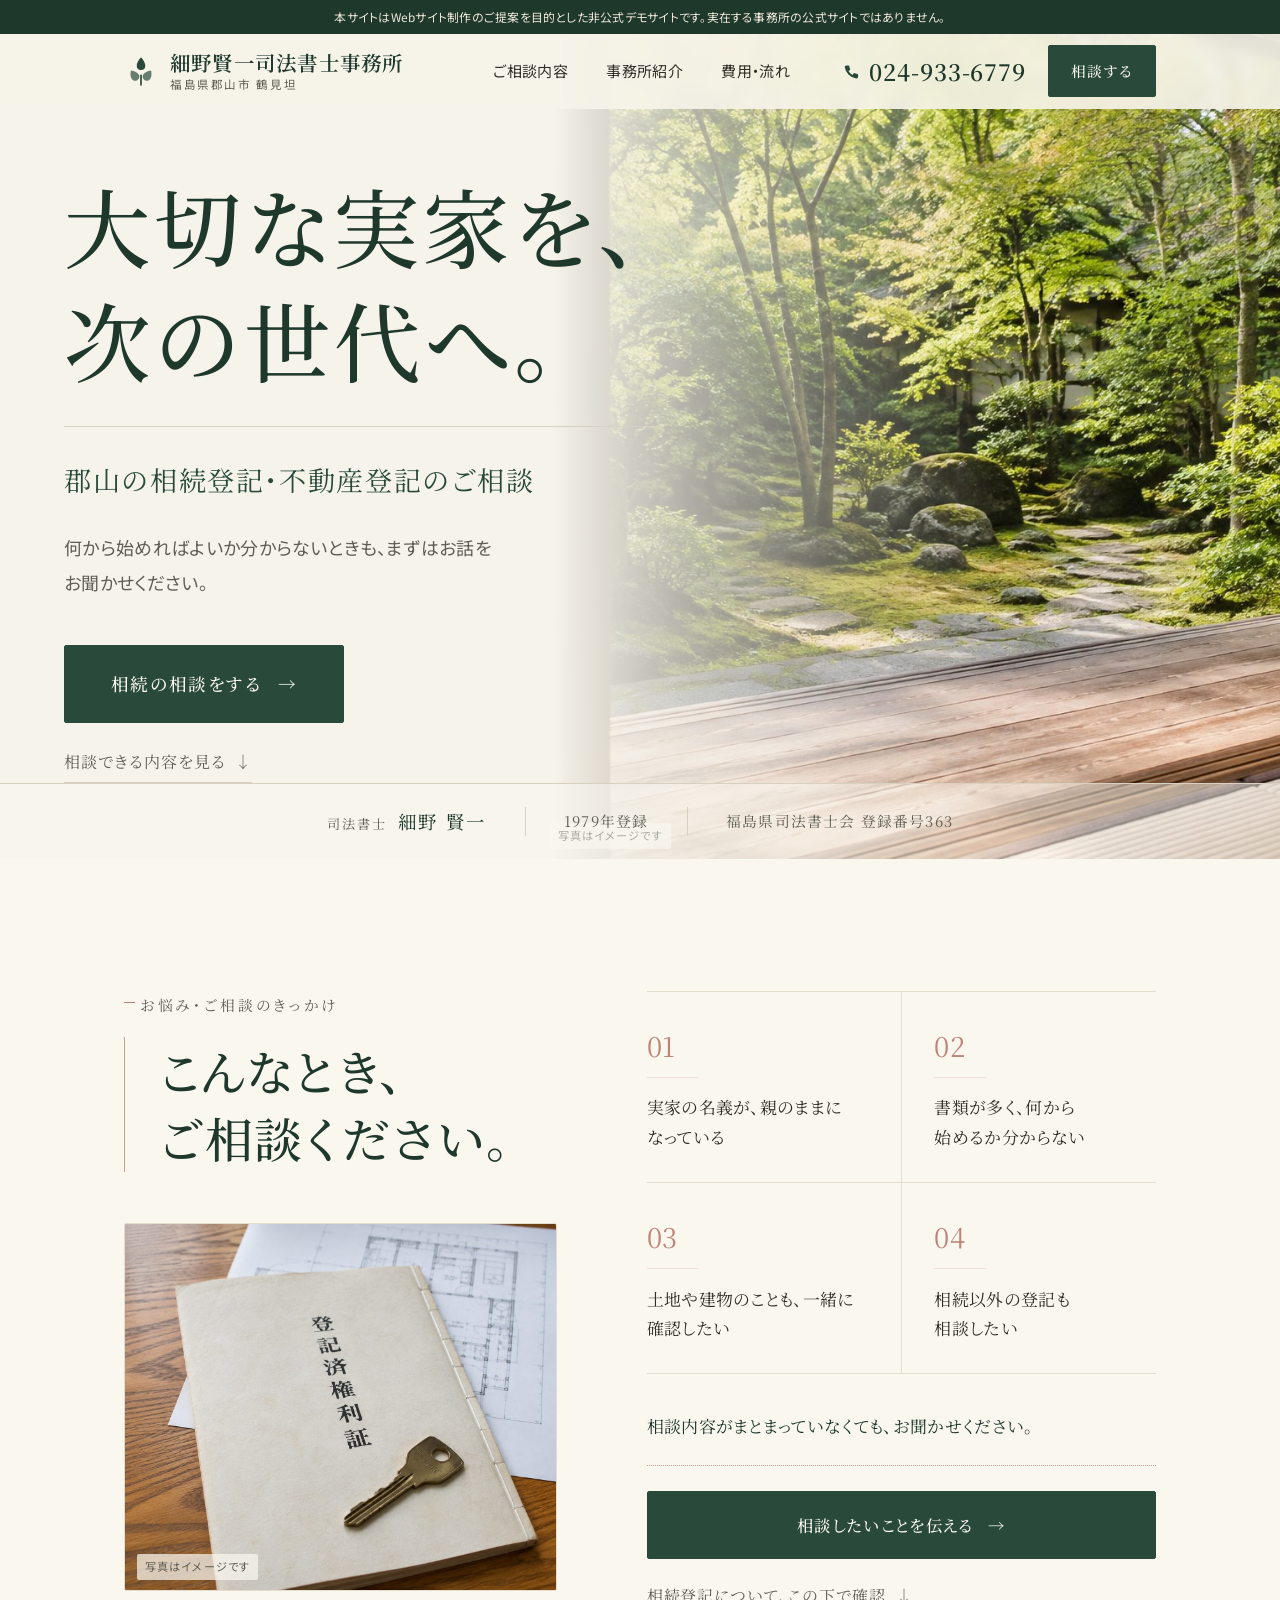
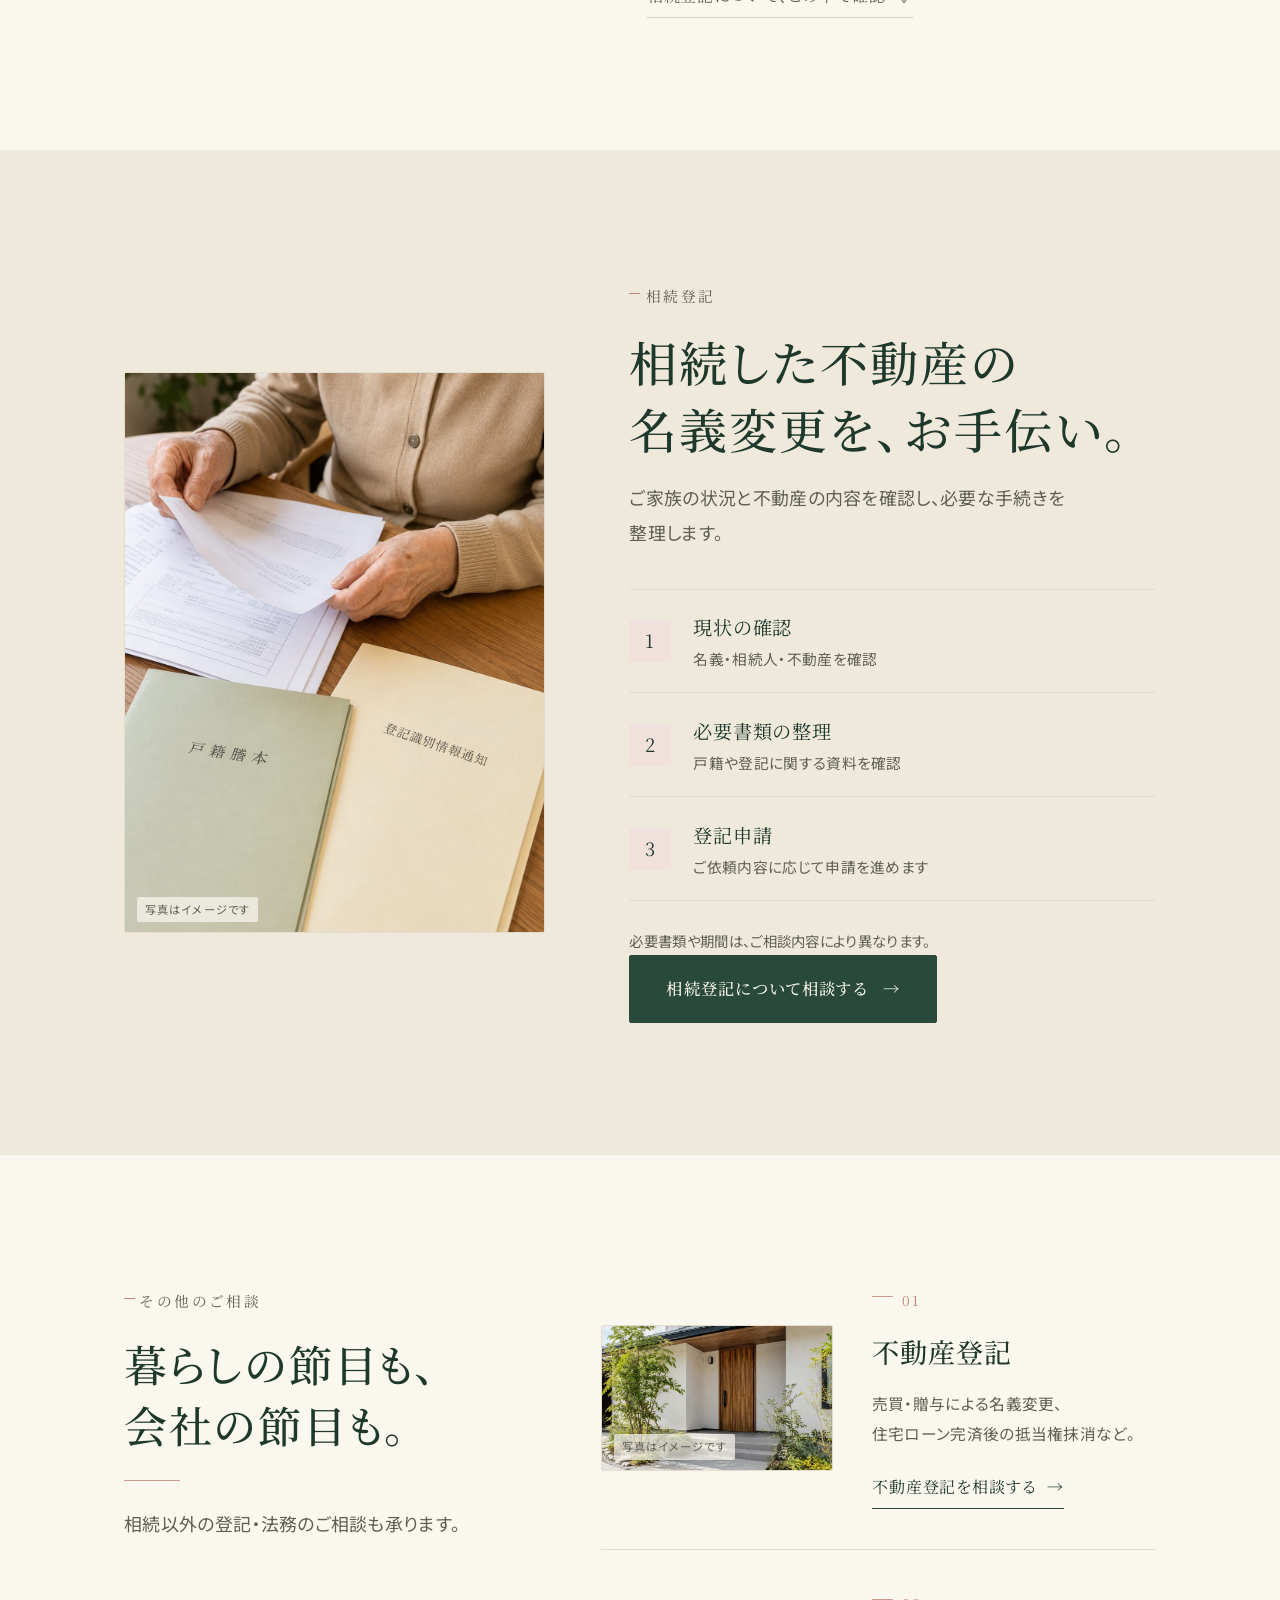
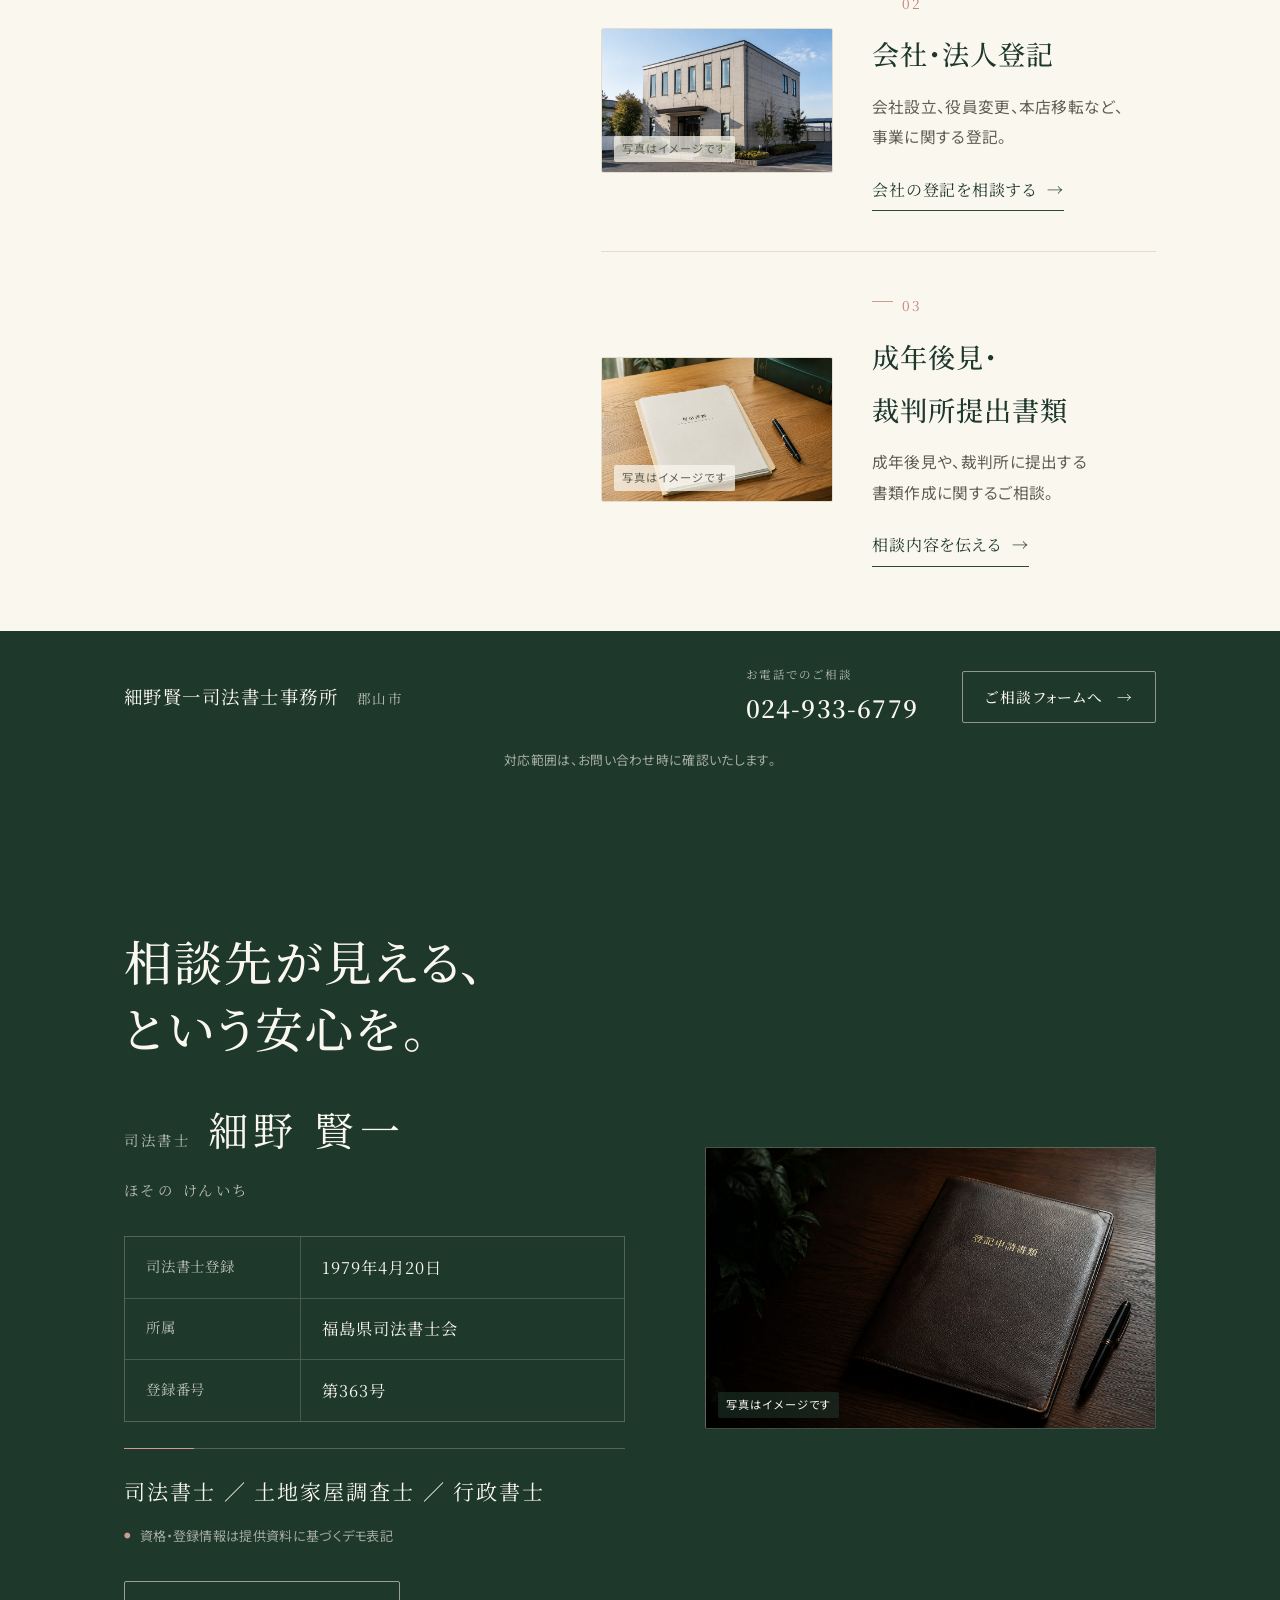
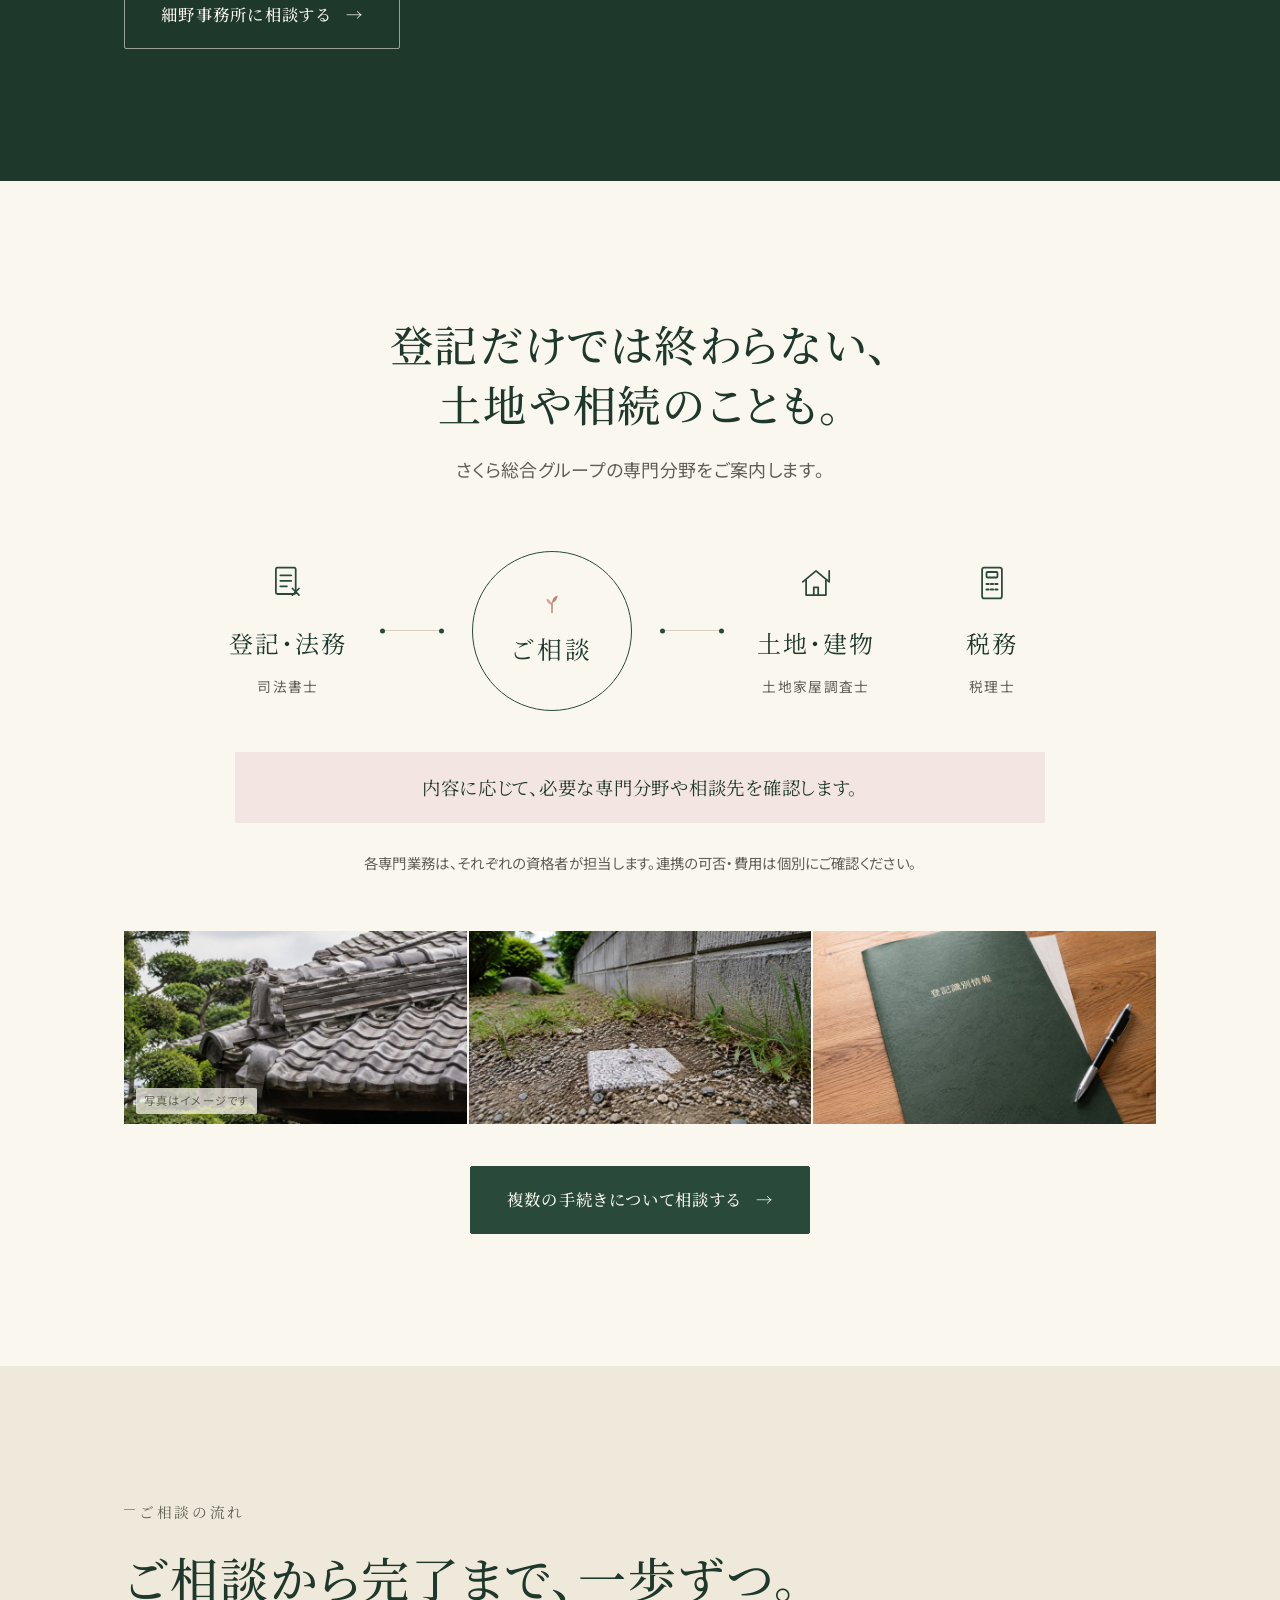
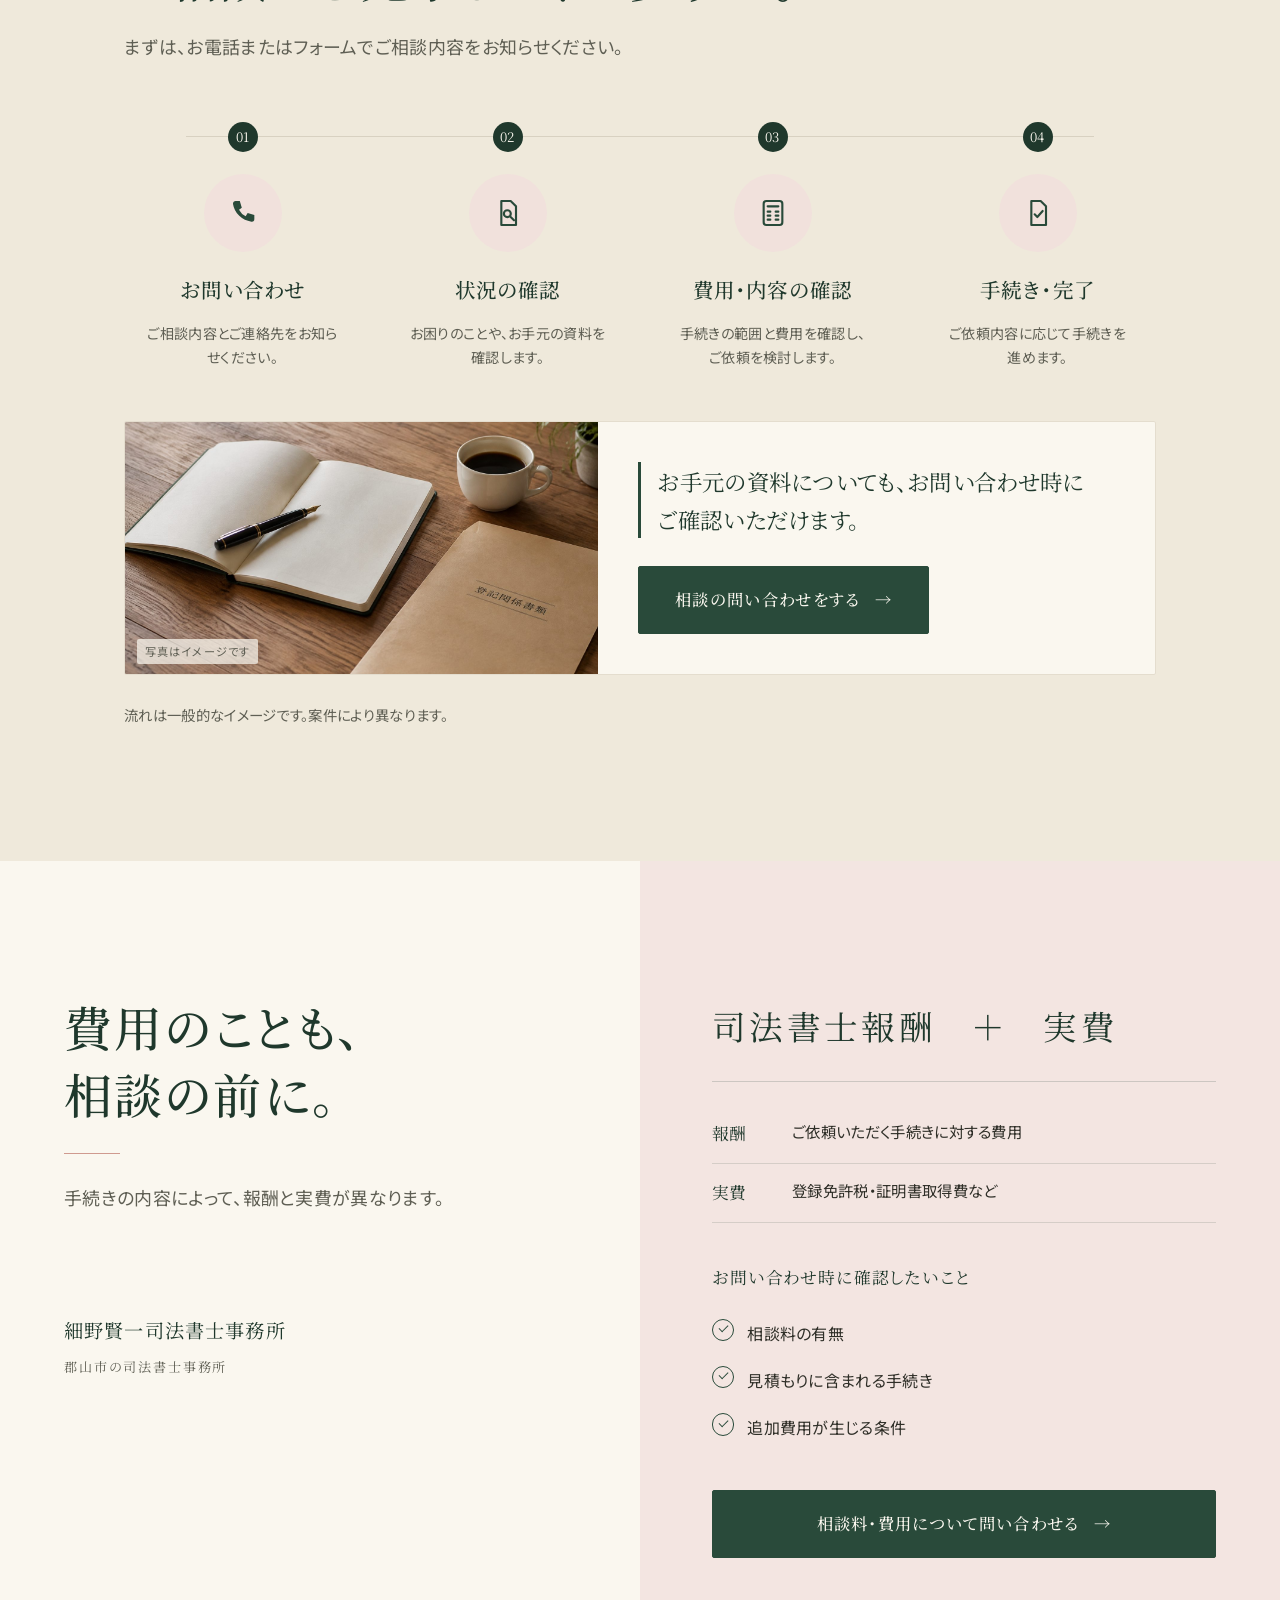
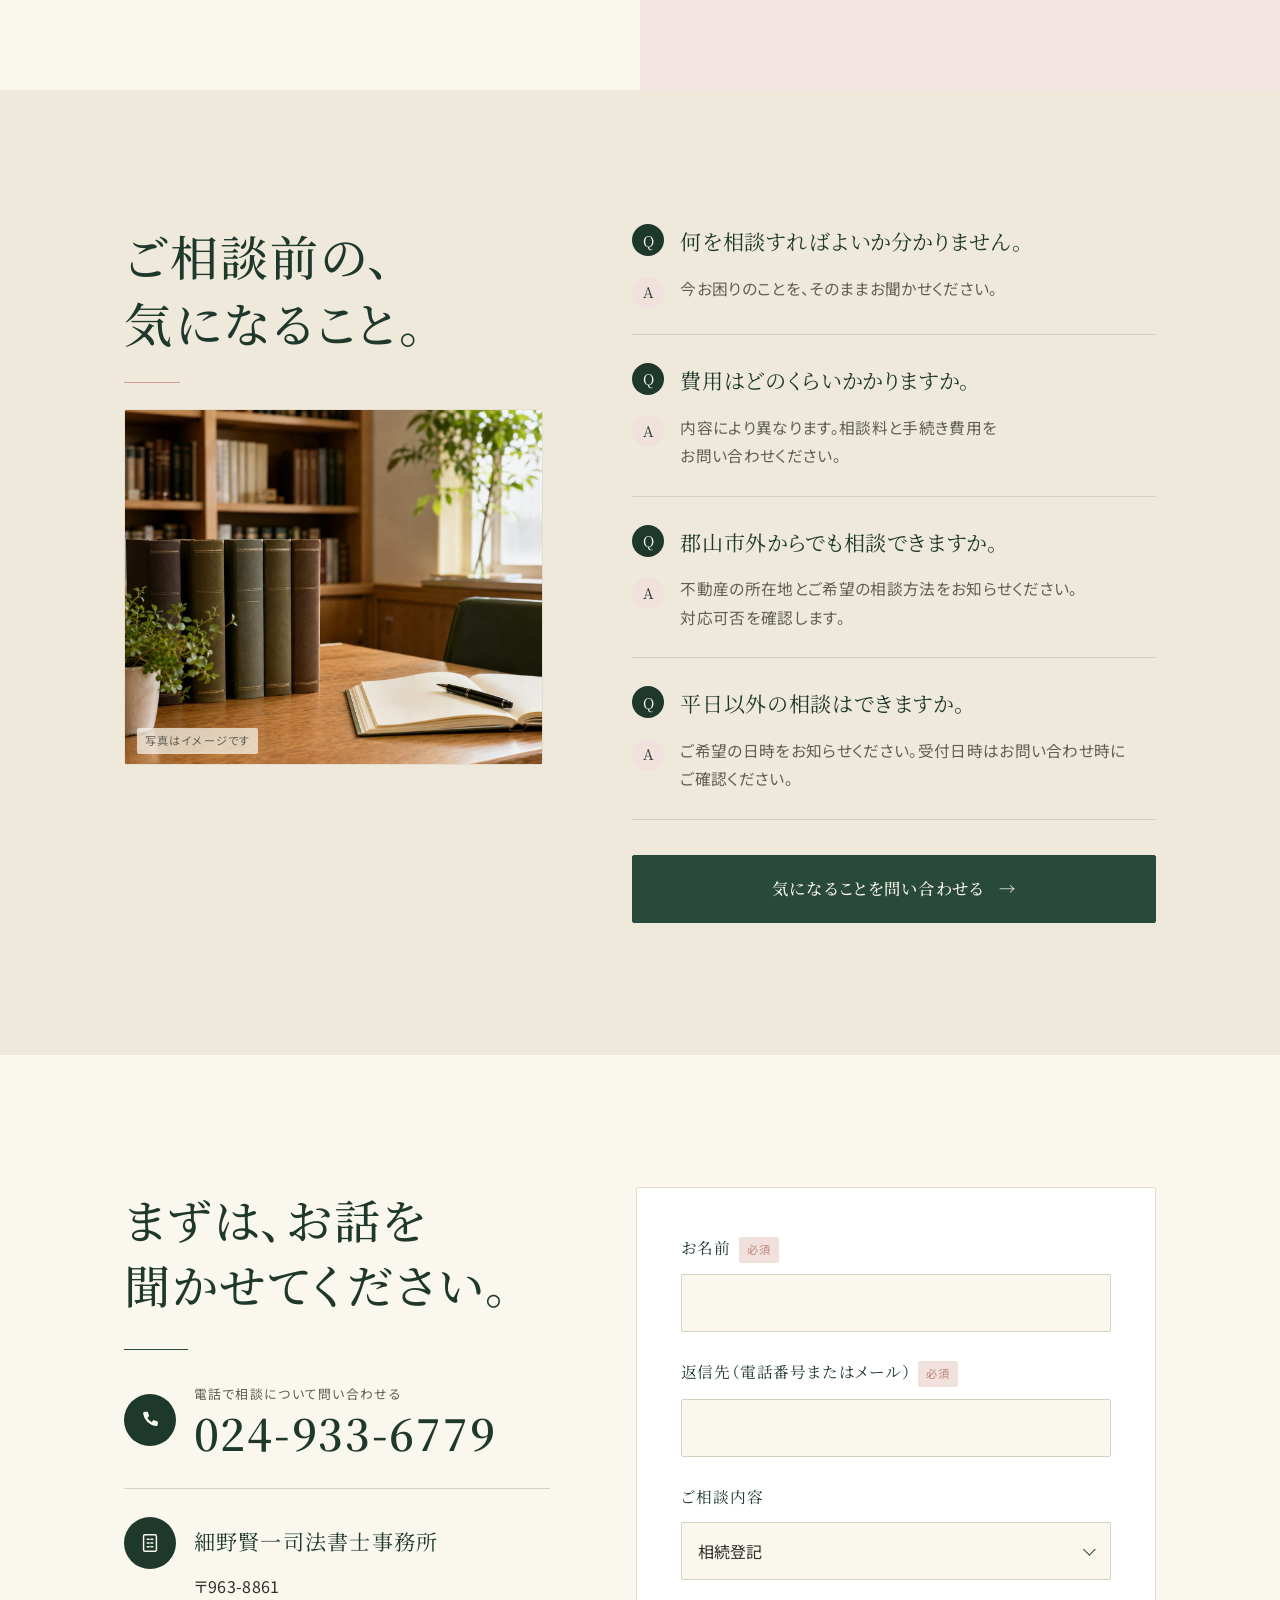
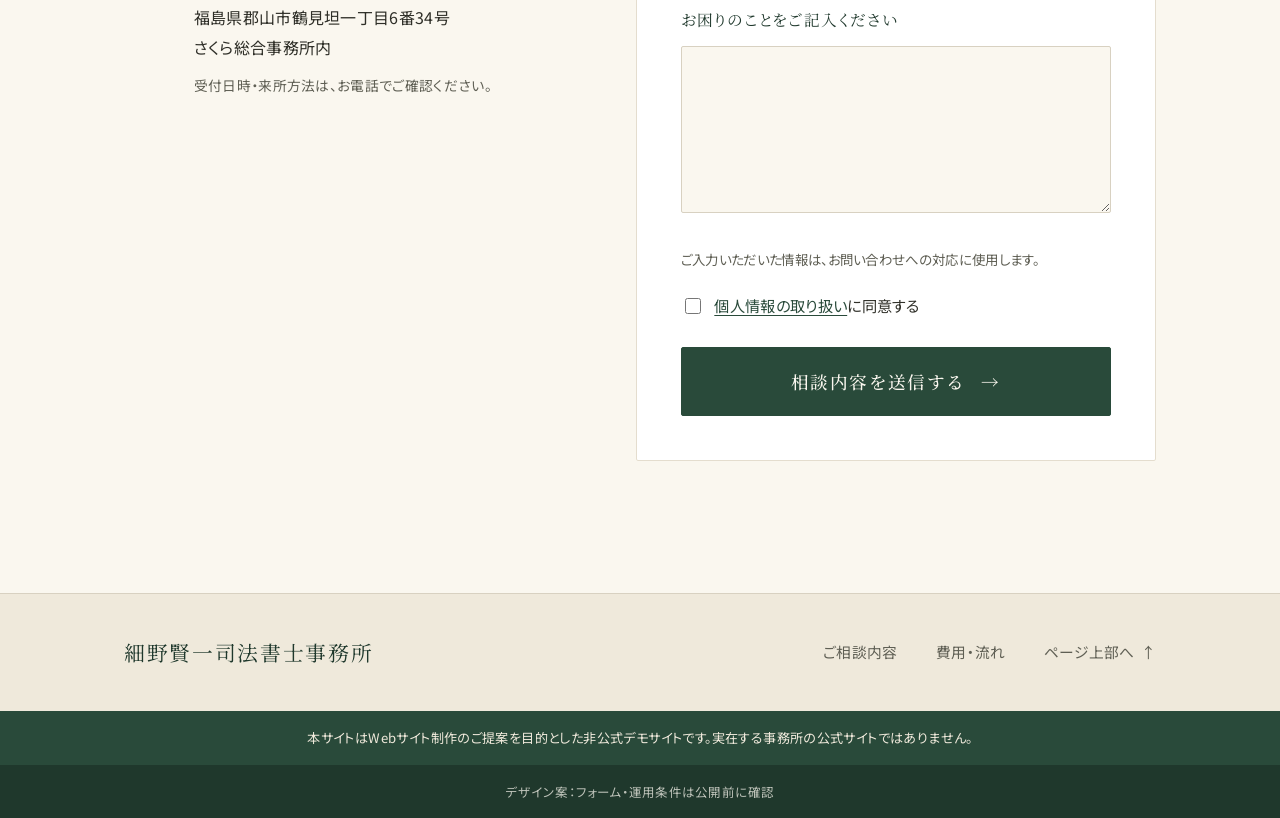
<file: index.html>
<!DOCTYPE html>
<html lang="ja">
<head>
<meta charset="UTF-8">
<meta name="viewport" content="width=device-width, initial-scale=1">
<title>細野賢一司法書士事務所｜郡山の相続登記・不動産登記のご相談</title>
<meta name="description" content="福島県郡山市鶴見坦の細野賢一司法書士事務所。相続登記・不動産登記・会社法人登記のご相談を承ります。何から始めればよいか分からないときも、まずはお話をお聞かせください。">
<meta name="robots" content="noindex, nofollow">
<link rel="preconnect" href="https://fonts.googleapis.com">
<link rel="preconnect" href="https://fonts.gstatic.com" crossorigin>
<link href="https://fonts.googleapis.com/css2?family=Noto+Sans+JP:wght@400;500;700&family=Noto+Serif+JP:wght@400;500;600&display=swap" rel="stylesheet">
<link rel="stylesheet" href="assets/style.css">
</head>
<body id="top">

<!-- ===== デモサイト告知バー ===== -->
<div class="demo-banner" role="note">
  本サイトはWebサイト制作のご提案を目的とした非公式デモサイトです。実在する事務所の公式サイトではありません。
</div>

<!-- ===== ヘッダー ===== -->
<header class="site-header" id="siteHeader">
  <div class="site-header__inner">
    <a href="#top" class="brand">
      <span class="brand__mark" aria-hidden="true">
        <svg viewBox="0 0 32 32" fill="none"><path d="M16 3c2.6 2.9 4 5.6 4 8.2A4 4 0 0 1 16 15a4 4 0 0 1-4-3.8C12 8.6 13.4 5.9 16 3Z" fill="currentColor"/><path d="M6.5 15.5c3.6.5 6 1.8 7.2 3.6a4 4 0 0 1-1 5.3 4 4 0 0 1-5.2-.7c-1.4-1.9-1.8-4.6-1-8.2Z" fill="currentColor" opacity=".7"/><path d="M25.5 15.5c-3.6.5-6 1.8-7.2 3.6a4 4 0 0 0 1 5.3 4 4 0 0 0 5.2-.7c1.4-1.9 1.8-4.6 1-8.2Z" fill="currentColor" opacity=".7"/><path d="M16 20v9" stroke="currentColor" stroke-width="1.6" stroke-linecap="round"/></svg>
      </span>
      <span class="brand__text">
        <span class="brand__name">細野賢一司法書士事務所</span>
        <span class="brand__place">福島県郡山市 鶴見坦</span>
      </span>
    </a>

    <nav class="site-nav" id="siteNav" aria-label="サイト内ナビゲーション">
      <a href="#services">ご相談内容</a>
      <a href="#profile">事務所紹介</a>
      <a href="#fee">費用・流れ</a>
    </nav>

    <div class="site-header__actions">
      <a href="tel:0249336779" class="header-tel">
        <span class="header-tel__icon" aria-hidden="true">
          <svg viewBox="0 0 24 24" fill="none"><path d="M6.6 3h3l1.5 5-2.1 1.5a12 12 0 0 0 5 5L15.5 12l5 1.5v3a2 2 0 0 1-2.2 2A16 16 0 0 1 4.5 5.2 2 2 0 0 1 6.6 3Z" fill="currentColor"/></svg>
        </span>
        <span class="header-tel__num">024-933-6779</span>
      </a>
      <a href="#contact" class="btn btn--solid btn--sm header-cta">相談する</a>
      <button class="nav-toggle" id="navToggle" aria-expanded="false" aria-controls="siteNav" aria-label="メニューを開く">
        <span></span><span></span><span></span>
      </button>
    </div>
  </div>
</header>

<main>

  <!-- ===== 01 ヒーロー ===== -->
  <section class="hero" aria-labelledby="hero-title">
    <div class="hero__media" aria-hidden="true">
      <div class="photo photo--hero">
        <img src="assets/photo-hero.jpg" alt="" fetchpriority="high">
        <span class="photo__label">写真はイメージです</span>
      </div>
    </div>
    <div class="hero__inner rise">
      <h1 class="hero__title" id="hero-title">
        <span class="u-phrase">大切な実家を、</span><span class="u-phrase">次の世代へ。</span>
      </h1>
      <p class="hero__lead"><span class="u-phrase">郡山の相続登記・</span><span class="u-phrase">不動産登記のご相談</span></p>
      <p class="hero__text">何から始めればよいか分からないときも、まずはお話をお聞かせください。</p>
      <div class="hero__actions">
        <a href="#contact" class="btn btn--solid btn--lg">相続の相談をする<span class="btn__arrow" aria-hidden="true">→</span></a>
        <a href="#services" class="link-arrow link-arrow--down">相談できる内容を見る<span aria-hidden="true">↓</span></a>
      </div>
    </div>
    <div class="hero__credential">
      <div class="hero__credential-inner">
        <p class="cred__name"><span class="cred__role">司法書士</span>細野 賢一</p>
        <p class="cred__item">1979年登録</p>
        <p class="cred__item">福島県司法書士会 登録番号363</p>
      </div>
    </div>
  </section>

  <!-- ===== 02 ご相談のきっかけ ===== -->
  <section class="section section--kikkake" aria-labelledby="kikkake-title">
    <div class="container kikkake rise">
      <div class="kikkake__head">
        <p class="section-label">お悩み・ご相談のきっかけ</p>
        <h2 class="section-title" id="kikkake-title">
          <span class="u-phrase">こんなとき、</span><span class="u-phrase">ご相談ください。</span>
        </h2>
        <div class="photo photo--portrait photo--framed kikkake__photo">
          <img src="assets/photo-kikkake.jpg" alt="" loading="lazy">
          <span class="photo__label">写真はイメージです</span>
        </div>
      </div>

      <div class="kikkake__body">
        <ul class="reason-grid">
          <li class="reason">
            <span class="reason__num">01</span>
            <p class="reason__text">実家の名義が、親のままになっている</p>
          </li>
          <li class="reason">
            <span class="reason__num">02</span>
            <p class="reason__text">書類が多く、何から始めるか分からない</p>
          </li>
          <li class="reason">
            <span class="reason__num">03</span>
            <p class="reason__text">土地や建物のことも、一緒に確認したい</p>
          </li>
          <li class="reason">
            <span class="reason__num">04</span>
            <p class="reason__text">相続以外の登記も相談したい</p>
          </li>
        </ul>

        <p class="kikkake__note"><span class="u-phrase">相談内容がまとまっていなくても、</span><span class="u-phrase">お聞かせください。</span></p>
        <a href="#contact" class="btn btn--solid btn--block">相談したいことを伝える<span class="btn__arrow" aria-hidden="true">→</span></a>
        <a href="#services" class="link-arrow link-arrow--down kikkake__scroll">相続登記について、この下で確認<span aria-hidden="true">↓</span></a>
      </div>
    </div>
  </section>

  <!-- ===== 03 相続登記 ===== -->
  <section class="section section--alt" id="services" aria-labelledby="souzoku-title">
    <div class="container souzoku rise">
      <div class="souzoku__media" aria-hidden="true">
        <div class="photo photo--tall">
          <img src="assets/photo-souzoku.jpg" alt="" loading="lazy">
          <span class="photo__label">写真はイメージです</span>
        </div>
      </div>
      <div class="souzoku__body">
        <p class="section-label">相続登記</p>
        <h2 class="section-title" id="souzoku-title">
          <span class="u-phrase">相続した不動産の</span><span class="u-phrase">名義変更を、</span><span class="u-phrase">お手伝い。</span>
        </h2>
        <p class="section-sub">ご家族の状況と不動産の内容を確認し、必要な手続きを整理します。</p>

        <ol class="steplist">
          <li class="steplist__item">
            <span class="steplist__no">1</span>
            <span class="steplist__name">現状の確認</span>
            <span class="steplist__desc">名義・相続人・不動産を確認</span>
          </li>
          <li class="steplist__item">
            <span class="steplist__no">2</span>
            <span class="steplist__name">必要書類の整理</span>
            <span class="steplist__desc">戸籍や登記に関する資料を確認</span>
          </li>
          <li class="steplist__item">
            <span class="steplist__no">3</span>
            <span class="steplist__name">登記申請</span>
            <span class="steplist__desc">ご依頼内容に応じて申請を進めます</span>
          </li>
        </ol>

        <p class="section-note">必要書類や期間は、ご相談内容により異なります。</p>
        <a href="#contact" class="btn btn--solid">相続登記について相談する<span class="btn__arrow" aria-hidden="true">→</span></a>
      </div>
    </div>
  </section>

  <!-- ===== 04 その他のご相談 ===== -->
  <section class="section section--other" id="other" aria-labelledby="other-title">
    <div class="container other rise">
      <div class="other__head">
        <p class="section-label">その他のご相談</p>
        <h2 class="section-title" id="other-title">
          <span class="u-phrase">暮らしの節目も、</span><span class="u-phrase">会社の節目も。</span>
        </h2>
        <span class="other__rule" aria-hidden="true"></span>
        <p class="section-sub">相続以外の登記・法務のご相談も承ります。</p>
      </div>

      <div class="other__list">
        <article class="ocard">
          <div class="photo photo--wide ocard__photo" aria-hidden="true"><img src="assets/photo-service-realestate.jpg" alt="" loading="lazy"><span class="photo__label">写真はイメージです</span></div>
          <div class="ocard__body">
            <p class="ocard__num">01</p>
            <h3 class="ocard__title">不動産登記</h3>
            <p class="ocard__desc">売買・贈与による名義変更、住宅ローン完済後の抵当権抹消など。</p>
            <a href="#contact" class="link-arrow">不動産登記を相談する<span aria-hidden="true">→</span></a>
          </div>
        </article>

        <article class="ocard">
          <div class="photo photo--wide ocard__photo" aria-hidden="true"><img src="assets/photo-service-corporate.jpg" alt="" loading="lazy"><span class="photo__label">写真はイメージです</span></div>
          <div class="ocard__body">
            <p class="ocard__num">02</p>
            <h3 class="ocard__title">会社・法人登記</h3>
            <p class="ocard__desc">会社設立、役員変更、本店移転など、事業に関する登記。</p>
            <a href="#contact" class="link-arrow">会社の登記を相談する<span aria-hidden="true">→</span></a>
          </div>
        </article>

        <article class="ocard">
          <div class="photo photo--wide ocard__photo" aria-hidden="true"><img src="assets/photo-service-guardian.jpg" alt="" loading="lazy"><span class="photo__label">写真はイメージです</span></div>
          <div class="ocard__body">
            <p class="ocard__num">03</p>
            <h3 class="ocard__title">成年後見・裁判所提出書類</h3>
            <p class="ocard__desc">成年後見や、裁判所に提出する書類作成に関するご相談。</p>
            <a href="#contact" class="link-arrow">相談内容を伝える<span aria-hidden="true">→</span></a>
          </div>
        </article>
      </div>
    </div>

    <div class="minibar">
      <div class="minibar__inner">
        <p class="minibar__brand">細野賢一司法書士事務所<span>郡山市</span></p>
        <a href="tel:0249336779" class="minibar__tel">
          <span class="minibar__tel-label">お電話でのご相談</span>
          <span class="minibar__tel-num">024-933-6779</span>
        </a>
        <a href="#contact" class="btn btn--outline btn--sm">ご相談フォームへ<span class="btn__arrow" aria-hidden="true">→</span></a>
      </div>
      <p class="minibar__note">対応範囲は、お問い合わせ時に確認いたします。</p>
    </div>
  </section>

  <!-- ===== 05 代表プロフィール ===== -->
  <section class="section section--profile" id="profile" aria-labelledby="profile-title">
    <div class="container profile rise">
      <div class="profile__body">
        <h2 class="section-title section-title--light" id="profile-title">
          <span class="u-phrase">相談先が見える、</span><span class="u-phrase">という安心を。</span>
        </h2>
        <p class="profile__name"><span class="profile__role">司法書士</span>細野 賢一<span class="profile__kana">ほその けんいち</span></p>

        <dl class="profile__table">
          <div><dt>司法書士登録</dt><dd>1979年4月20日</dd></div>
          <div><dt>所属</dt><dd>福島県司法書士会</dd></div>
          <div><dt>登録番号</dt><dd>第363号</dd></div>
        </dl>

        <p class="profile__licenses">司法書士 ／ 土地家屋調査士 ／ 行政書士</p>
        <p class="profile__disclaimer">資格・登録情報は提供資料に基づくデモ表記</p>
        <a href="#contact" class="btn btn--outline btn--on-dark">細野事務所に相談する<span class="btn__arrow" aria-hidden="true">→</span></a>
      </div>
      <div class="profile__media" aria-hidden="true">
        <div class="photo photo--wide photo--on-dark">
          <img src="assets/photo-profile.jpg" alt="" loading="lazy">
          <span class="photo__label">写真はイメージです</span>
        </div>
      </div>
    </div>
  </section>

  <!-- ===== 06 さくら総合グループ連携 ===== -->
  <section class="section section--group" id="group" aria-labelledby="group-title">
    <div class="container group rise">
      <div class="group__head">
        <h2 class="section-title" id="group-title">
          <span class="u-phrase">登記だけでは</span><span class="u-phrase">終わらない、</span><span class="u-phrase">土地や相続のことも。</span>
        </h2>
        <p class="section-sub">さくら総合グループの専門分野をご案内します。</p>
      </div>

      <div class="linkmap" role="img" aria-label="ご相談内容に応じて、司法書士・土地家屋調査士・税理士の専門分野につなぎます">
        <div class="linkmap__node">
          <span class="linkmap__icon" aria-hidden="true">
            <svg viewBox="0 0 40 40" fill="none"><rect x="9" y="6" width="18" height="24" rx="1.5" stroke="currentColor" stroke-width="1.6"/><path d="M13 13h10M13 18h10M13 23h6" stroke="currentColor" stroke-width="1.6" stroke-linecap="round"/><path d="m24 25 6 6M30 25l-6 6" stroke="currentColor" stroke-width="1.6" stroke-linecap="round"/></svg>
          </span>
          <p class="linkmap__title">登記・法務</p>
          <p class="linkmap__role">司法書士</p>
        </div>

        <span class="linkmap__connector" aria-hidden="true"></span>

        <div class="linkmap__center">
          <span class="linkmap__sprout" aria-hidden="true">
            <svg viewBox="0 0 32 32" fill="none"><path d="M16 15c0-4 2-7 6-8-.3 4-2.4 7-6 8Z" fill="currentColor"/><path d="M16 17c-.5-3.5-2.6-6-6-6.7.4 3.7 2.6 6.2 6 6.7Z" fill="currentColor" opacity=".7"/><path d="M16 15v10" stroke="currentColor" stroke-width="1.6" stroke-linecap="round"/></svg>
          </span>
          <p class="linkmap__center-label">ご相談</p>
        </div>

        <span class="linkmap__connector" aria-hidden="true"></span>

        <div class="linkmap__node">
          <span class="linkmap__icon" aria-hidden="true">
            <svg viewBox="0 0 40 40" fill="none"><path d="M8 19 20 9l12 10" stroke="currentColor" stroke-width="1.6" stroke-linecap="round" stroke-linejoin="round"/><path d="M11 17v14h18V17" stroke="currentColor" stroke-width="1.6" stroke-linejoin="round"/><path d="M32 9v9" stroke="currentColor" stroke-width="1.6" stroke-linecap="round"/><path d="M18 31v-7h4v7" stroke="currentColor" stroke-width="1.6" stroke-linejoin="round"/></svg>
          </span>
          <p class="linkmap__title">土地・建物</p>
          <p class="linkmap__role">土地家屋調査士</p>
        </div>

        <div class="linkmap__node linkmap__node--last">
          <span class="linkmap__icon" aria-hidden="true">
            <svg viewBox="0 0 40 40" fill="none"><rect x="11" y="6" width="18" height="28" rx="2" stroke="currentColor" stroke-width="1.6"/><rect x="15" y="10" width="10" height="5" rx="1" stroke="currentColor" stroke-width="1.6"/><path d="M15 21h2M19 21h2M23 21h2M15 26h2M19 26h2M23 26h2" stroke="currentColor" stroke-width="1.8" stroke-linecap="round"/></svg>
          </span>
          <p class="linkmap__title">税務</p>
          <p class="linkmap__role">税理士</p>
        </div>
      </div>

      <p class="group__band">内容に応じて、必要な専門分野や相談先を確認します。</p>
      <p class="section-note">各専門業務は、それぞれの資格者が担当します。連携の可否・費用は個別にご確認ください。</p>

      <div class="group__photos" aria-hidden="true">
        <div class="photo photo--strip"><img src="assets/photo-group-roof.jpg" alt="" loading="lazy"><span class="photo__label">写真はイメージです</span></div>
        <div class="photo photo--strip"><img src="assets/photo-group-boundary.jpg" alt="" loading="lazy"></div>
        <div class="photo photo--strip"><img src="assets/photo-group-toki.jpg" alt="" loading="lazy"></div>
      </div>

      <a href="#contact" class="btn btn--solid group__cta">複数の手続きについて相談する<span class="btn__arrow" aria-hidden="true">→</span></a>
    </div>
  </section>

  <!-- ===== 07 ご相談の流れ ===== -->
  <section class="section section--alt" id="flow" aria-labelledby="flow-title">
    <div class="container flow rise">
      <p class="section-label">ご相談の流れ</p>
      <h2 class="section-title" id="flow-title">
        <span class="u-phrase">ご相談から完了まで、</span><span class="u-phrase">一歩ずつ。</span>
      </h2>
      <p class="section-sub">まずは、お電話またはフォームでご相談内容をお知らせください。</p>

      <ol class="timeline">
        <li class="tl">
          <span class="tl__no">01</span>
          <span class="tl__icon" aria-hidden="true">
            <svg viewBox="0 0 24 24" fill="none"><path d="M6.6 3h3l1.5 5-2.1 1.5a12 12 0 0 0 5 5L15.5 12l5 1.5v3a2 2 0 0 1-2.2 2A16 16 0 0 1 4.5 5.2 2 2 0 0 1 6.6 3Z" fill="currentColor"/></svg>
          </span>
          <h3 class="tl__name">お問い合わせ</h3>
          <p class="tl__desc">ご相談内容とご連絡先をお知らせください。</p>
        </li>
        <li class="tl">
          <span class="tl__no">02</span>
          <span class="tl__icon" aria-hidden="true">
            <svg viewBox="0 0 24 24" fill="none"><path d="M7 3h7l4 4v14H7z" stroke="currentColor" stroke-width="1.6" stroke-linejoin="round"/><circle cx="11.5" cy="12.5" r="2.6" stroke="currentColor" stroke-width="1.6"/><path d="m14 15 2.5 2.5" stroke="currentColor" stroke-width="1.6" stroke-linecap="round"/></svg>
          </span>
          <h3 class="tl__name">状況の確認</h3>
          <p class="tl__desc">お困りのことや、お手元の資料を確認します。</p>
        </li>
        <li class="tl">
          <span class="tl__no">03</span>
          <span class="tl__icon" aria-hidden="true">
            <svg viewBox="0 0 24 24" fill="none"><rect x="5" y="3" width="14" height="18" rx="2" stroke="currentColor" stroke-width="1.6"/><path d="M8 7h8M8 11h2M8 14h2M8 17h2M14 11h2M14 14h2M14 17h2" stroke="currentColor" stroke-width="1.6" stroke-linecap="round"/></svg>
          </span>
          <h3 class="tl__name">費用・内容の確認</h3>
          <p class="tl__desc">手続きの範囲と費用を確認し、ご依頼を検討します。</p>
        </li>
        <li class="tl">
          <span class="tl__no">04</span>
          <span class="tl__icon" aria-hidden="true">
            <svg viewBox="0 0 24 24" fill="none"><path d="M7 3h7l4 4v14H7z" stroke="currentColor" stroke-width="1.6" stroke-linejoin="round"/><path d="m9.5 13 2 2 4-4.5" stroke="currentColor" stroke-width="1.6" stroke-linecap="round" stroke-linejoin="round"/></svg>
          </span>
          <h3 class="tl__name">手続き・完了</h3>
          <p class="tl__desc">ご依頼内容に応じて手続きを進めます。</p>
        </li>
      </ol>

      <div class="flow__callout">
        <div class="photo photo--wide flow__callout-photo" aria-hidden="true">
          <img src="assets/photo-flow.jpg" alt="" loading="lazy">
          <span class="photo__label">写真はイメージです</span>
        </div>
        <div class="flow__callout-body">
          <div class="flow__callout-text">
            <p><span class="u-phrase">お手元の資料についても、</span><span class="u-phrase">お問い合わせ時に</span><span class="u-phrase">ご確認いただけます。</span></p>
          </div>
          <a href="#contact" class="btn btn--solid">相談の問い合わせをする<span class="btn__arrow" aria-hidden="true">→</span></a>
        </div>
      </div>
      <p class="section-note">流れは一般的なイメージです。案件により異なります。</p>
    </div>
  </section>

  <!-- ===== 08 費用の考え方 ===== -->
  <section class="section section--fee" id="fee" aria-labelledby="fee-title">
    <div class="container fee rise">
      <div class="fee__intro">
        <h2 class="section-title" id="fee-title">
          <span class="u-phrase">費用のことも、</span><span class="u-phrase">相談の前に。</span>
        </h2>
        <span class="fee__rule" aria-hidden="true"></span>
        <p class="section-sub">手続きの内容によって、報酬と実費が異なります。</p>
        <p class="fee__brand">細野賢一司法書士事務所<span>郡山市の司法書士事務所</span></p>
      </div>

      <div class="fee__panel">
        <p class="fee__formula">司法書士報酬　＋　実費</p>
        <dl class="fee__defs">
          <div><dt>報酬</dt><dd>ご依頼いただく手続きに対する費用</dd></div>
          <div><dt>実費</dt><dd>登録免許税・証明書取得費など</dd></div>
        </dl>

        <p class="fee__check-head">お問い合わせ時に確認したいこと</p>
        <ul class="checklist">
          <li>相談料の有無</li>
          <li>見積もりに含まれる手続き</li>
          <li>追加費用が生じる条件</li>
        </ul>

        <a href="#contact" class="btn btn--solid btn--block">相談料・費用について問い合わせる<span class="btn__arrow" aria-hidden="true">→</span></a>
      </div>
    </div>
  </section>

  <!-- ===== 09 よくある質問 ===== -->
  <section class="section section--faq" id="faq" aria-labelledby="faq-title">
    <div class="container faq rise">
      <div class="faq__head">
        <h2 class="section-title" id="faq-title">
          <span class="u-phrase">ご相談前の、</span><span class="u-phrase">気になること。</span>
        </h2>
        <span class="faq__rule" aria-hidden="true"></span>
        <div class="photo photo--portrait faq__photo" aria-hidden="true">
          <img src="assets/photo-faq.jpg" alt="" loading="lazy">
          <span class="photo__label">写真はイメージです</span>
        </div>
      </div>

      <div class="faq__body">
        <dl class="qa">
          <div class="qa__item">
            <dt><span class="qa__badge qa__badge--q">Q</span><span class="qa__text"><span class="u-phrase">何を相談すればよいか</span><span class="u-phrase">分かりません。</span></span></dt>
            <dd><span class="qa__badge qa__badge--a">A</span><span class="qa__text"><span class="u-phrase">今お困りのことを、</span><span class="u-phrase">そのままお聞かせください。</span></span></dd>
          </div>
          <div class="qa__item">
            <dt><span class="qa__badge qa__badge--q">Q</span><span class="qa__text"><span class="u-phrase">費用はどのくらい</span><span class="u-phrase">かかりますか。</span></span></dt>
            <dd><span class="qa__badge qa__badge--a">A</span><span class="qa__text"><span class="u-phrase">内容により異なります。</span><span class="u-phrase">相談料と手続き費用を</span><span class="u-phrase">お問い合わせください。</span></span></dd>
          </div>
          <div class="qa__item">
            <dt><span class="qa__badge qa__badge--q">Q</span><span class="qa__text"><span class="u-phrase">郡山市外からでも</span><span class="u-phrase">相談できますか。</span></span></dt>
            <dd><span class="qa__badge qa__badge--a">A</span><span class="qa__text"><span class="u-phrase">不動産の所在地と</span><span class="u-phrase">ご希望の相談方法を</span><span class="u-phrase">お知らせください。</span><span class="u-phrase">対応可否を確認します。</span></span></dd>
          </div>
          <div class="qa__item">
            <dt><span class="qa__badge qa__badge--q">Q</span><span class="qa__text"><span class="u-phrase">平日以外の相談は</span><span class="u-phrase">できますか。</span></span></dt>
            <dd><span class="qa__badge qa__badge--a">A</span><span class="qa__text"><span class="u-phrase">ご希望の日時を</span><span class="u-phrase">お知らせください。</span><span class="u-phrase">受付日時は</span><span class="u-phrase">お問い合わせ時に</span><span class="u-phrase">ご確認ください。</span></span></dd>
          </div>
        </dl>
        <a href="#contact" class="btn btn--solid btn--block">気になることを問い合わせる<span class="btn__arrow" aria-hidden="true">→</span></a>
      </div>
    </div>
  </section>

  <!-- ===== 10 お問い合わせ ===== -->
  <section class="section section--contact" id="contact" aria-labelledby="contact-title">
    <div class="container contact rise">
      <div class="contact__info">
        <h2 class="section-title" id="contact-title">
          <span class="u-phrase">まずは、お話を</span><span class="u-phrase">聞かせてください。</span>
        </h2>
        <span class="contact__rule" aria-hidden="true"></span>

        <a href="tel:0249336779" class="contact__tel">
          <span class="contact__tel-icon" aria-hidden="true">
            <svg viewBox="0 0 24 24" fill="none"><path d="M6.6 3h3l1.5 5-2.1 1.5a12 12 0 0 0 5 5L15.5 12l5 1.5v3a2 2 0 0 1-2.2 2A16 16 0 0 1 4.5 5.2 2 2 0 0 1 6.6 3Z" fill="currentColor"/></svg>
          </span>
          <span class="contact__tel-body">
            <span class="contact__tel-label">電話で相談について問い合わせる</span>
            <span class="contact__tel-num">024-933-6779</span>
          </span>
        </a>

        <div class="contact__address">
          <span class="contact__address-icon" aria-hidden="true">
            <svg viewBox="0 0 24 24" fill="none"><rect x="5" y="3" width="14" height="18" rx="1.5" stroke="currentColor" stroke-width="1.6"/><path d="M9 8h2M9 12h2M9 16h2M13 8h2M13 12h2M13 16h2" stroke="currentColor" stroke-width="1.6" stroke-linecap="round"/></svg>
          </span>
          <div>
            <p class="contact__office">細野賢一司法書士事務所</p>
            <p class="contact__lines">〒963-8861<br>福島県郡山市鶴見坦一丁目6番34号<br>さくら総合事務所内</p>
            <p class="contact__hint">受付日時・来所方法は、お電話でご確認ください。</p>
          </div>
        </div>
      </div>

      <form class="contact__form" id="contactForm" novalidate>
        <div class="field">
          <label for="f-name">お名前<span class="req">必須</span></label>
          <input type="text" id="f-name" name="name" autocomplete="name" required>
        </div>
        <div class="field">
          <label for="f-reply">返信先（電話番号またはメール）<span class="req">必須</span></label>
          <input type="text" id="f-reply" name="reply" required>
        </div>
        <div class="field">
          <label for="f-topic">ご相談内容</label>
          <div class="select-wrap">
            <select id="f-topic" name="topic">
              <option>相続登記</option>
              <option>不動産登記</option>
              <option>会社・法人登記</option>
              <option>成年後見・裁判所提出書類</option>
              <option>その他</option>
            </select>
          </div>
        </div>
        <div class="field">
          <label for="f-message">お困りのことをご記入ください</label>
          <textarea id="f-message" name="message" rows="5"></textarea>
        </div>
        <p class="form-note">ご入力いただいた情報は、お問い合わせへの対応に使用します。</p>
        <label class="agree">
          <input type="checkbox" id="f-agree" name="agree">
          <span><a href="#" class="agree__link">個人情報の取り扱い</a>に同意する</span>
        </label>
        <button type="submit" class="btn btn--solid btn--block btn--lg">相談内容を送信する<span class="btn__arrow" aria-hidden="true">→</span></button>
        <p class="form-result" id="formResult" hidden></p>
      </form>
    </div>
  </section>

</main>

<!-- ===== フッター ===== -->
<footer class="site-footer">
  <div class="site-footer__inner">
    <p class="site-footer__brand">細野賢一司法書士事務所</p>
    <nav class="site-footer__nav" aria-label="フッターナビゲーション">
      <a href="#services">ご相談内容</a>
      <a href="#fee">費用・流れ</a>
      <a href="#top">ページ上部へ<span aria-hidden="true">↑</span></a>
    </nav>
  </div>
  <p class="site-footer__disclaimer">本サイトはWebサイト制作のご提案を目的とした非公式デモサイトです。実在する事務所の公式サイトではありません。</p>
  <p class="site-footer__demo">デザイン案：フォーム・運用条件は公開前に確認</p>
</footer>

<!-- ===== モバイル固定電話バー ===== -->
<a href="tel:0249336779" class="mobile-call" aria-label="電話でご相談 024-933-6779">
  <span class="mobile-call__icon" aria-hidden="true">
    <svg viewBox="0 0 24 24" fill="none"><path d="M6.6 3h3l1.5 5-2.1 1.5a12 12 0 0 0 5 5L15.5 12l5 1.5v3a2 2 0 0 1-2.2 2A16 16 0 0 1 4.5 5.2 2 2 0 0 1 6.6 3Z" fill="currentColor"/></svg>
  </span>
  <span class="mobile-call__body">
    <span class="mobile-call__label">電話でご相談</span>
    <span class="mobile-call__num">024-933-6779</span>
  </span>
</a>

<script src="assets/script.js" defer></script>
</body>
</html>
</file>
<file: assets/style.css>
/* =========================================================
   細野賢一司法書士事務所 デモサイト
   配色：深緑 × クリーム × 桜色の差し色
   ========================================================= */

:root{
  --bg:            #f6f3ea;
  --bg-alt:        #efe9db;
  --bg-cream:      #faf7ef;
  --green-900:     #1f382c;
  --green-800:     #294a3a;
  --green-700:     #34543f;
  --ink:           #2f2f28;
  --ink-soft:      #5f5f54;
  --rose:          #bf8478;
  --rose-soft:     #cf9a8f;
  --rose-pale:     #f1e1dc;
  --rose-band:     #f3e5e1;
  --line:          #d8d1c1;
  --line-soft:     #e4ddce;
  --white:         #ffffff;

  --serif: "Noto Serif JP", "Yu Mincho", "YuMincho", "Hiragino Mincho ProN", "MS PMincho", serif;
  --sans:  "Noto Sans JP", "Hiragino Kaku Gothic ProN", "Yu Gothic", "Meiryo", sans-serif;

  --container: 1160px;
  --pad-x: clamp(20px, 5vw, 64px);
  --section-y: clamp(72px, 11vw, 132px);
  --header-h: 74px;
  --demo-h: 40px; /* デモ告知バーの高さ。script.js が実測値で上書き */
}

*,*::before,*::after{ box-sizing:border-box; }

html{
  scroll-behavior:smooth;
  scroll-padding-top:calc(var(--demo-h) + var(--header-h) + 16px);
  -webkit-text-size-adjust:100%;
}

body{
  margin:0;
  font-family:var(--sans);
  font-size:16px;
  line-height:1.95;
  color:var(--ink);
  background:var(--bg);
  font-feature-settings:"palt";
  letter-spacing:.02em;
  overflow-x:hidden;
  /* 日本語：単語・文節の途中での不自然な改行を避ける */
  word-break:auto-phrase;
  line-break:strict;
}

img{ max-width:100%; display:block; }
a{ color:inherit; }

/* 日本語の改行制御：見出し・キャッチは文節単位で折り返す */
h1,h2,h3,.u-phrase,.section-title,.hero__title,.hero__lead{
  line-break:strict;
  word-break:auto-phrase;
}
.u-phrase{
  display:inline-block;
}

h1,h2,h3{ font-family:var(--serif); font-weight:500; margin:0; }

::selection{ background:var(--rose-pale); color:var(--green-900); }

/* =========================================================
   デモサイト告知バー
   ========================================================= */
.demo-banner{
  position:fixed;
  inset:0 0 auto 0;
  z-index:200;
  background:var(--green-900);
  color:#efe9db;
  font-size:.74rem;
  line-height:1.5;
  letter-spacing:.02em;
  text-align:center;
  text-wrap:balance;
  padding:.5rem 1rem;
}
@media (max-width:600px){
  .demo-banner{ font-size:.66rem; letter-spacing:0; padding:.4rem .7rem; }
}

/* =========================================================
   ヘッダー
   ========================================================= */
.site-header{
  position:fixed;
  top:var(--demo-h);
  left:0;
  right:0;
  z-index:100;
  background:rgba(246,243,234,.92);
  backdrop-filter:saturate(150%) blur(6px);
  border-bottom:1px solid transparent;
  transition:border-color .3s, box-shadow .3s, background .3s;
}
.site-header.is-scrolled{
  border-bottom-color:var(--line-soft);
  box-shadow:0 6px 24px -18px rgba(31,56,44,.5);
}
.site-header__inner{
  max-width:var(--container);
  margin:0 auto;
  padding:0 var(--pad-x);
  height:var(--header-h);
  display:flex;
  align-items:center;
  gap:clamp(16px,4vw,52px);
}
.brand{
  display:flex;
  align-items:center;
  gap:12px;
  text-decoration:none;
  flex-shrink:0;
}
.brand__mark{
  width:34px; height:34px;
  color:var(--green-800);
  flex-shrink:0;
}
.brand__mark svg{ width:100%; height:100%; }
.brand__text{ display:flex; flex-direction:column; line-height:1.35; }
.brand__name{
  font-family:var(--serif);
  font-size:clamp(1.02rem,2.4vw,1.28rem);
  font-weight:600;
  color:var(--green-900);
  letter-spacing:.06em;
}
.brand__place{
  font-size:.72rem;
  color:var(--ink-soft);
  letter-spacing:.14em;
}
.site-nav{
  display:flex;
  gap:clamp(18px,3vw,40px);
  margin-left:auto;
  font-size:.94rem;
}
.site-nav a{
  text-decoration:none;
  color:var(--ink);
  padding:6px 0;
  position:relative;
  white-space:nowrap;
}
.site-nav a::after{
  content:"";
  position:absolute;
  left:0; bottom:0;
  width:100%; height:1px;
  background:var(--green-800);
  transform:scaleX(0);
  transform-origin:right;
  transition:transform .35s ease;
}
.site-nav a:hover::after{ transform:scaleX(1); transform-origin:left; }

.site-header__actions{
  display:flex;
  align-items:center;
  gap:clamp(10px,2vw,22px);
}
.header-tel{
  display:flex;
  align-items:center;
  gap:8px;
  text-decoration:none;
  color:var(--green-900);
  font-family:var(--serif);
}
.header-tel__icon{ width:20px; height:20px; flex-shrink:0; color:var(--green-800); }
.header-tel__icon svg{ width:100%; height:100%; }
.header-tel__num{
  font-size:clamp(1.1rem,2.6vw,1.42rem);
  font-weight:600;
  letter-spacing:.04em;
  white-space:nowrap;
}
.header-cta{ flex-shrink:0; }
.header-tel{ flex-shrink:0; }

.nav-toggle{
  display:none;
  width:44px; height:44px;
  border:1px solid var(--line);
  background:var(--bg-cream);
  border-radius:6px;
  padding:0;
  cursor:pointer;
  flex-direction:column;
  align-items:center;
  justify-content:center;
  gap:5px;
}
.nav-toggle span{
  display:block;
  width:20px; height:1.5px;
  background:var(--green-900);
  transition:transform .3s, opacity .3s;
}
.nav-toggle[aria-expanded="true"] span:nth-child(1){ transform:translateY(6.5px) rotate(45deg); }
.nav-toggle[aria-expanded="true"] span:nth-child(2){ opacity:0; }
.nav-toggle[aria-expanded="true"] span:nth-child(3){ transform:translateY(-6.5px) rotate(-45deg); }

/* =========================================================
   共通パーツ
   ========================================================= */
.container{
  max-width:var(--container);
  margin:0 auto;
  padding:0 var(--pad-x);
}
.section{
  padding-block:var(--section-y);
}
.section--alt{ background:var(--bg-alt); }
.section--cream{ background:var(--bg-cream); }

.section-label{
  font-family:var(--serif);
  font-size:.92rem;
  letter-spacing:.18em;
  color:var(--ink-soft);
  margin:0 0 1.1rem;
  padding-left:1.1em;
  position:relative;
}
.section-label::before{
  content:"";
  position:absolute;
  left:0; top:.72em;
  width:.75em; height:1px;
  background:var(--rose);
}
.section-title{
  font-size:clamp(1.85rem,5.2vw,3rem);
  line-height:1.4;
  color:var(--green-900);
  letter-spacing:.04em;
}
.section-title--light{ color:var(--bg-cream); }
.section-sub{
  font-size:clamp(1rem,2.3vw,1.12rem);
  color:var(--ink-soft);
  margin:1.1rem 0 0;
}
.section-note{
  font-size:.9rem;
  color:var(--ink-soft);
  margin:1.6rem 0 0;
}

/* ボタン */
.btn{
  --btn-bg:var(--green-800);
  --btn-fg:var(--bg-cream);
  display:inline-flex;
  align-items:center;
  justify-content:center;
  gap:.9em;
  padding:1.05em 2.2em;
  background:var(--btn-bg);
  color:var(--btn-fg);
  font-family:var(--serif);
  font-size:1.02rem;
  font-weight:500;
  letter-spacing:.08em;
  text-decoration:none;
  border:1px solid var(--btn-bg);
  border-radius:2px;
  cursor:pointer;
  text-wrap:balance;
  transition:transform .3s ease, background .3s ease, color .3s ease, box-shadow .3s ease;
}
.btn__arrow{ transition:transform .3s ease; white-space:nowrap; }
.btn:hover{ transform:translateY(-2px); box-shadow:0 14px 30px -16px rgba(31,56,44,.6); }
.btn:hover .btn__arrow{ transform:translateX(4px); }
.btn--solid{ --btn-bg:var(--green-800); --btn-fg:var(--bg-cream); }
.btn--solid:hover{ background:var(--green-900); }
.btn--outline{
  --btn-bg:transparent;
  --btn-fg:var(--green-900);
  border-color:var(--green-800);
}
.btn--outline:hover{ background:var(--green-800); color:var(--bg-cream); }
.btn--on-dark{
  --btn-fg:var(--bg-cream);
  border-color:rgba(250,247,239,.55);
}
.btn--on-dark:hover{ background:var(--bg-cream); color:var(--green-900); border-color:var(--bg-cream); }
.btn--sm{ padding:.72em 1.5em; font-size:.92rem; }
.btn--lg{ padding:1.2em 2.6em; font-size:1.1rem; }
.btn--block{ display:flex; width:100%; }

/* テキストリンク（矢印付き） */
.link-arrow{
  display:inline-flex;
  align-items:center;
  gap:.6em;
  font-family:var(--serif);
  text-decoration:none;
  color:var(--green-900);
  letter-spacing:.06em;
  padding-bottom:.35em;
  border-bottom:1px solid var(--green-800);
  transition:color .3s, border-color .3s;
}
.link-arrow span{ transition:transform .3s ease; }
.link-arrow:hover span{ transform:translateX(4px); }
.link-arrow--down{
  border-color:var(--line);
  color:var(--ink-soft);
}
.link-arrow--down:hover span{ transform:translateY(3px); }

/* 写真プレースホルダー */
.photo{
  position:relative;
  overflow:hidden;
  border-radius:2px;
  background:
    linear-gradient(135deg, rgba(31,56,44,.10), rgba(31,56,44,0) 55%),
    linear-gradient(320deg, rgba(191,132,120,.14), rgba(191,132,120,0) 50%),
    repeating-linear-gradient(45deg, rgba(47,47,40,.035) 0 2px, transparent 2px 9px),
    var(--bg-cream);
  border:1px solid var(--line-soft);
}
.photo::after{
  content:"";
  position:absolute;
  inset:0;
  margin:auto;
  width:44px; height:44px;
  background:
    radial-gradient(circle at 32% 34%, var(--green-800) 0 5px, transparent 6px),
    linear-gradient(var(--green-800),var(--green-800)) bottom/100% 12px no-repeat;
  -webkit-mask:linear-gradient(#000 0 0);
  opacity:.14;
  border-radius:3px;
}
/* 実写真が入ったとき */
.photo > img{
  position:absolute;
  inset:0;
  width:100%;
  height:100%;
  object-fit:cover;
  display:block;
}
.photo:has(> img){ background:var(--bg-cream); }
.photo:has(> img)::after{ display:none; }

.photo__label{
  position:absolute;
  left:12px; bottom:10px;
  font-size:.7rem;
  letter-spacing:.1em;
  color:var(--ink-soft);
  background:rgba(250,247,239,.72);
  padding:2px 8px;
  border-radius:2px;
  z-index:1;
}
.photo--on-dark .photo__label{ background:rgba(31,56,44,.55); color:var(--bg-cream); }
.photo--hero{ width:100%; height:100%; border:0; border-radius:0; }
.photo--portrait{ aspect-ratio:4/3.4; }
.photo--wide{ aspect-ratio:16/10; }
.photo--tall{ aspect-ratio:3/4; }
.photo--strip{ aspect-ratio:16/9; }
.photo--framed{ position:relative; }
.photo--framed::before{
  content:"";
  position:absolute;
  inset:16px -16px -16px 16px;
  background:var(--rose-pale);
  z-index:-1;
  border-radius:2px;
}

/* ライズアニメーション（セクション単位） */
.rise{
  opacity:0;
  transform:translateY(30px);
  transition:opacity .9s cubic-bezier(.22,.61,.36,1), transform .9s cubic-bezier(.22,.61,.36,1);
  will-change:opacity, transform;
}
.rise.is-visible{
  opacity:1;
  transform:none;
}

/* =========================================================
   01 ヒーロー
   ========================================================= */
.hero{
  position:relative;
  padding-top:calc(var(--demo-h) + var(--header-h) + clamp(24px,6vw,60px));
  min-height:min(92vh, 860px);
  display:flex;
  flex-direction:column;
  justify-content:center;
  overflow:hidden;
}
.hero__media{
  position:absolute;
  inset:0 0 0 auto;
  width:58%;
  z-index:-2;
}
.hero__media::after{
  content:"";
  position:absolute;
  inset:0;
  background:linear-gradient(90deg, var(--bg) 2%, rgba(246,243,234,.55) 30%, rgba(246,243,234,0) 62%);
}
.hero__inner{
  max-width:var(--container);
  width:100%;
  margin:0;
  padding:0 var(--pad-x);
  flex:1;
  display:flex;
  flex-direction:column;
  justify-content:center;
}
.hero__title{
  font-size:clamp(2.9rem,9vw,5.4rem);
  font-weight:500;
  line-height:1.32;
  color:var(--green-900);
  letter-spacing:.05em;
}
.hero__lead{
  font-family:var(--serif);
  font-size:clamp(1.15rem,3.4vw,1.7rem);
  color:var(--green-800);
  margin:clamp(1.2rem,3vw,1.9rem) 0 0;
  padding-top:clamp(1.1rem,2.6vw,1.6rem);
  border-top:1px solid var(--line);
  max-width:22em;
  letter-spacing:.06em;
}
.hero__text{
  font-size:clamp(1rem,2.4vw,1.12rem);
  color:var(--ink-soft);
  margin:1.5rem 0 0;
  max-width:26em;
}
.hero__actions{
  margin-top:clamp(2rem,5vw,2.8rem);
  display:flex;
  flex-direction:column;
  align-items:flex-start;
  gap:1.4rem;
}
.hero__credential{
  border-top:1px solid var(--line);
  background:rgba(250,247,239,.5);
}
.hero__credential-inner{
  max-width:var(--container);
  margin:0 auto;
  padding:1.2rem var(--pad-x);
  display:flex;
  align-items:center;
  justify-content:center;
  flex-wrap:wrap;
  gap:1rem 2.4rem;
  font-family:var(--serif);
  color:var(--green-900);
}
.cred__name{ margin:0; font-size:1.15rem; letter-spacing:.12em; }
.cred__role{ font-size:.82rem; color:var(--ink-soft); margin-right:.9em; letter-spacing:.14em; }
.cred__item{
  margin:0;
  font-size:.92rem;
  color:var(--ink-soft);
  letter-spacing:.08em;
  padding-left:2.4rem;
  border-left:1px solid var(--line);
}

/* =========================================================
   02 ご相談のきっかけ
   ========================================================= */
.section--kikkake{ background:var(--bg-cream); }
.kikkake{
  display:grid;
  grid-template-columns:minmax(0,.85fr) minmax(0,1fr);
  gap:clamp(36px,7vw,90px);
  align-items:start;
}
.kikkake__head .section-title{
  padding-left:.7em;
  border-left:1px solid var(--rose-soft);
  margin-top:.6rem;
}
.kikkake__photo{ margin-top:clamp(2rem,5vw,3.2rem); }
.reason-grid{
  list-style:none;
  margin:0;
  padding:0;
  display:grid;
  grid-template-columns:1fr 1fr;
  gap:0;
}
.reason{
  padding:1.7rem 1.6rem 1.9rem 0;
  border-bottom:1px solid var(--line-soft);
}
.reason:nth-child(odd){ padding-right:2rem; }
.reason:nth-child(even){ padding-left:2rem; border-left:1px solid var(--line-soft); }
.reason:nth-child(-n+2){ border-top:1px solid var(--line-soft); }
.reason__num{
  display:block;
  font-family:var(--serif);
  font-size:1.7rem;
  color:var(--rose);
  border-bottom:1px solid var(--rose-pale);
  padding-bottom:.3rem;
  margin-bottom:.9rem;
  width:1.9em;
}
.reason__text{
  margin:0;
  font-size:1.06rem;
  color:var(--ink);
  font-family:var(--serif);
  line-height:1.75;
}
.kikkake__note{
  margin:2.2rem 0 1.6rem;
  font-family:var(--serif);
  font-size:1.06rem;
  color:var(--green-900);
  border-bottom:1px dotted var(--rose-soft);
  padding-bottom:1.4rem;
}
.kikkake__scroll{ margin-top:1.3rem; }

/* =========================================================
   03 相続登記
   ========================================================= */
.souzoku{
  display:grid;
  grid-template-columns:minmax(0,.8fr) minmax(0,1fr);
  gap:clamp(36px,7vw,84px);
  align-items:center;
}
.souzoku__body .section-sub{ margin-bottom:2.4rem; }
.steplist{
  list-style:none;
  margin:0 0 1rem;
  padding:0;
}
.steplist__item{
  display:grid;
  grid-template-columns:auto 1fr;
  grid-template-areas:
    "no name"
    "no desc";
  column-gap:1.4rem;
  align-items:center;
  padding:1.15rem 0;
  border-bottom:1px solid var(--line-soft);
}
.steplist__item:first-child{ border-top:1px solid var(--line-soft); }
.steplist__no{
  grid-area:no;
  align-self:center;
  width:2.6rem; height:2.6rem;
  display:flex; align-items:center; justify-content:center;
  background:var(--rose-pale);
  color:var(--green-900);
  font-family:var(--serif);
  font-size:1.15rem;
  border-radius:2px;
}
.steplist__name{
  grid-area:name;
  font-family:var(--serif);
  font-size:1.2rem;
  color:var(--green-900);
  letter-spacing:.04em;
}
.steplist__desc{
  grid-area:desc;
  font-size:.92rem;
  color:var(--ink-soft);
}

/* =========================================================
   04 その他のご相談
   ========================================================= */
.section--other{ padding-bottom:0; background:var(--bg-cream); }
.other{
  display:grid;
  grid-template-columns:minmax(0,.72fr) minmax(0,1fr);
  gap:clamp(32px,6vw,80px);
  align-items:start;
}
.other__head{ position:sticky; top:calc(var(--demo-h) + var(--header-h) + 30px); }
.other__head .section-title{
  font-size:clamp(1.9rem,4.6vw,2.7rem);
}
.other__rule{
  display:block;
  width:56px; height:1px;
  background:var(--rose-soft);
  margin:1.6rem 0;
}
.other__list{
  display:flex;
  flex-direction:column;
}
.ocard{
  display:grid;
  grid-template-columns:minmax(0,.9fr) minmax(0,1.1fr);
  gap:clamp(20px,3vw,40px);
  padding:clamp(24px,4vw,40px) 0;
  border-top:1px solid var(--line-soft);
  align-items:center;
}
.ocard:first-child{ border-top:0; padding-top:0; }
.ocard:last-child{ padding-bottom:clamp(40px,6vw,64px); }
.ocard__num{
  font-family:var(--serif);
  font-size:.85rem;
  letter-spacing:.16em;
  color:var(--rose);
  margin:0 0 .7rem;
  padding-left:2.2em;
  position:relative;
}
.ocard__num::before{
  content:"";
  position:absolute; left:0; top:.66em;
  width:1.6em; height:1px; background:var(--rose-soft);
}
.ocard__title{
  font-size:clamp(1.35rem,3vw,1.7rem);
  color:var(--green-900);
  letter-spacing:.04em;
  margin-bottom:.7rem;
}
.ocard__desc{
  margin:0 0 1.3rem;
  color:var(--ink-soft);
  font-size:.98rem;
}

.minibar{
  background:var(--green-900);
  color:var(--bg-cream);
  padding:clamp(24px,4vw,32px) 0 clamp(16px,3vw,22px);
}
.minibar__inner{
  max-width:var(--container);
  margin:0 auto;
  padding:0 var(--pad-x);
  display:flex;
  align-items:center;
  gap:clamp(18px,4vw,44px);
  flex-wrap:wrap;
}
.minibar__brand{
  font-family:var(--serif);
  font-size:1.15rem;
  letter-spacing:.08em;
  margin:0;
  display:flex;
  align-items:baseline;
  gap:1em;
}
.minibar__brand span{ font-size:.85rem; color:rgba(250,247,239,.7); }
.minibar__tel{
  margin-left:auto;
  display:flex;
  flex-direction:column;
  text-decoration:none;
  color:var(--bg-cream);
  font-family:var(--serif);
}
.minibar__tel-label{ font-size:.72rem; letter-spacing:.14em; color:rgba(250,247,239,.7); }
.minibar__tel-num{ font-size:1.5rem; font-weight:600; letter-spacing:.05em; }
.minibar .btn--outline{ --btn-fg:var(--bg-cream); border-color:rgba(250,247,239,.5); }
.minibar .btn--outline:hover{ background:var(--bg-cream); color:var(--green-900); }
.minibar__note{
  max-width:var(--container);
  margin:1rem auto 0;
  padding:0 var(--pad-x);
  font-size:.8rem;
  color:rgba(250,247,239,.62);
  text-align:center;
}

/* =========================================================
   05 代表プロフィール
   ========================================================= */
.section--profile{ background:var(--green-900); color:var(--bg-cream); }
.profile{
  display:grid;
  grid-template-columns:minmax(0,1fr) minmax(0,.9fr);
  gap:clamp(36px,7vw,80px);
  align-items:center;
}
.profile__name{
  font-family:var(--serif);
  font-size:clamp(1.7rem,4.5vw,2.5rem);
  letter-spacing:.14em;
  margin:1.8rem 0 0;
  color:var(--bg-cream);
}
.profile__role{ font-size:.9rem; letter-spacing:.18em; color:rgba(250,247,239,.7); margin-right:1.2em; }
.profile__kana{ display:block; font-size:.9rem; letter-spacing:.24em; color:rgba(250,247,239,.72); margin-top:.5rem; }
.profile__table{
  margin:2rem 0 1.6rem;
  border:1px solid rgba(250,247,239,.24);
}
.profile__table div{
  display:grid;
  grid-template-columns:11em 1fr;
  border-bottom:1px solid rgba(250,247,239,.18);
}
.profile__table div:last-child{ border-bottom:0; }
.profile__table dt,
.profile__table dd{
  margin:0;
  padding:.9rem 1.3rem;
  font-family:var(--serif);
  letter-spacing:.06em;
}
.profile__table dt{
  font-size:.9rem;
  color:rgba(250,247,239,.72);
  border-right:1px solid rgba(250,247,239,.18);
}
.profile__table dd{ font-size:1.02rem; }
.profile__licenses{
  font-family:var(--serif);
  font-size:clamp(1.05rem,2.6vw,1.32rem);
  letter-spacing:.1em;
  margin:0 0 .7rem;
  padding-top:1.4rem;
  border-top:1px solid rgba(250,247,239,.24);
  position:relative;
}
.profile__licenses::before{
  content:"";
  position:absolute;
  left:0; top:-1px;
  width:70px; height:1px;
  background:var(--rose-soft);
}
.profile__disclaimer{
  font-size:.82rem;
  color:rgba(250,247,239,.6);
  margin:0 0 2rem;
  padding-left:1.2em;
  position:relative;
}
.profile__disclaimer::before{ content:"●"; position:absolute; left:0; font-size:.5em; top:.9em; color:var(--rose-soft); }
.profile__media .photo--on-dark{
  background:
    linear-gradient(135deg, rgba(0,0,0,.28), rgba(0,0,0,0) 55%),
    linear-gradient(320deg, rgba(191,132,120,.22), rgba(191,132,120,0) 55%),
    repeating-linear-gradient(45deg, rgba(255,255,255,.03) 0 2px, transparent 2px 9px),
    #26372c;
  border-color:rgba(250,247,239,.16);
}

/* =========================================================
   06 さくら総合グループ連携
   ========================================================= */
.section--group{ background:var(--bg-cream); }
.group{ text-align:center; }
.group__head{ max-width:32em; margin:0 auto; }
.group__head .section-title{ font-size:clamp(1.8rem,4.6vw,2.7rem); }
.group__head .section-sub{ margin-bottom:0; }

.linkmap{
  display:flex;
  align-items:center;
  justify-content:center;
  flex-wrap:wrap;
  gap:clamp(16px,3vw,28px);
  margin:clamp(2.6rem,6vw,4rem) 0 clamp(2rem,4vw,2.6rem);
}
.linkmap__node{
  min-width:8em;
}
.linkmap__icon{
  display:block;
  width:44px; height:44px;
  margin:0 auto .9rem;
  color:var(--green-800);
}
.linkmap__icon svg{ width:100%; height:100%; }
.linkmap__title{
  font-family:var(--serif);
  font-size:clamp(1.15rem,2.8vw,1.5rem);
  color:var(--green-900);
  letter-spacing:.08em;
  margin:0 0 .4rem;
}
.linkmap__role{ font-size:.86rem; color:var(--ink-soft); letter-spacing:.1em; margin:0; }
.linkmap__connector{
  width:clamp(28px,5vw,72px);
  height:1px;
  background:var(--line);
  position:relative;
}
.linkmap__connector::before,
.linkmap__connector::after{
  content:"";
  position:absolute;
  top:50%;
  width:5px; height:5px;
  border-radius:50%;
  background:var(--green-800);
  transform:translateY(-50%);
}
.linkmap__connector::before{ left:0; }
.linkmap__connector::after{ right:0; }
.linkmap__center{
  width:clamp(118px,20vw,160px);
  height:clamp(118px,20vw,160px);
  border:1px solid var(--green-800);
  border-radius:50%;
  display:flex;
  flex-direction:column;
  align-items:center;
  justify-content:center;
  gap:.3rem;
}
.linkmap__sprout{ width:30px; height:30px; color:var(--rose); }
.linkmap__sprout svg{ width:100%; height:100%; }
.linkmap__center-label{
  font-family:var(--serif);
  font-size:clamp(1.15rem,2.8vw,1.55rem);
  color:var(--green-900);
  letter-spacing:.12em;
  margin:0;
}
.linkmap__node--last{ margin-left:clamp(8px,2vw,20px); }

.group__band{
  background:var(--rose-band);
  color:var(--green-900);
  font-family:var(--serif);
  font-size:clamp(1rem,2.4vw,1.15rem);
  letter-spacing:.04em;
  padding:1.1rem 1.4rem;
  margin:0 auto;
  max-width:44em;
}
.group .section-note{ text-align:center; }
.group__photos{
  display:grid;
  grid-template-columns:repeat(3,1fr);
  gap:2px;
  margin:clamp(2.4rem,5vw,3.4rem) 0 clamp(2rem,4vw,2.6rem);
}
.group__photos .photo{ border-radius:0; border:0; }
.group__cta{ margin-inline:auto; }

/* =========================================================
   07 ご相談の流れ
   ========================================================= */
.flow .section-sub{ margin-bottom:clamp(2.6rem,6vw,3.6rem); }
.timeline{
  list-style:none;
  margin:0 0 clamp(2.4rem,5vw,3.2rem);
  padding:0;
  display:grid;
  grid-template-columns:repeat(4,1fr);
  gap:clamp(14px,2.5vw,28px);
  position:relative;
}
.timeline::before{
  content:"";
  position:absolute;
  left:6%;
  right:6%;
  top:14px;
  height:1px;
  background:var(--line);
}
.tl{
  position:relative;
  text-align:center;
  padding-top:0;
}
.tl__no{
  position:relative;
  z-index:1;
  display:flex;
  align-items:center;
  justify-content:center;
  width:30px; height:30px;
  margin:0 auto 1.4rem;
  border-radius:50%;
  background:var(--green-900);
  color:var(--bg-cream);
  font-family:var(--serif);
  font-size:.82rem;
}
.tl__icon{
  display:flex;
  align-items:center;
  justify-content:center;
  width:78px; height:78px;
  margin:0 auto 1.1rem;
  border-radius:50%;
  background:var(--rose-pale);
  color:var(--green-800);
}
.tl__icon svg{ width:32px; height:32px; }
.tl__name{
  font-family:var(--serif);
  font-size:clamp(1.05rem,2.4vw,1.28rem);
  color:var(--green-900);
  letter-spacing:.05em;
  margin-bottom:.7rem;
}
.tl__desc{
  margin:0;
  font-size:.88rem;
  color:var(--ink-soft);
  line-height:1.75;
}
.flow__callout{
  background:var(--bg-cream);
  border:1px solid var(--line-soft);
  border-radius:2px;
  overflow:hidden;
  display:grid;
  grid-template-columns:minmax(0,.85fr) minmax(0,1fr);
  align-items:stretch;
  gap:0;
}
.flow__callout-photo{
  border:0;
  border-radius:0;
  min-width:0;
  min-height:100%;
  aspect-ratio:auto;
}
.flow__callout-body{
  padding:clamp(24px,4vw,40px);
  display:flex;
  flex-direction:column;
  justify-content:center;
  gap:clamp(18px,3vw,28px);
  align-items:flex-start;
}
.flow__callout-text p{
  margin:0;
  font-family:var(--serif);
  font-size:clamp(1.1rem,2.7vw,1.4rem);
  color:var(--green-900);
  line-height:1.7;
  padding-left:1rem;
  border-left:3px solid var(--green-800);
}

/* =========================================================
   08 費用の考え方
   ========================================================= */
.section--fee{ padding:0; background:var(--bg-cream); }
.fee{
  max-width:none;
  padding:0;
  display:grid;
  grid-template-columns:1fr 1fr;
}
.fee__intro{
  padding:var(--section-y) clamp(28px,6vw,72px) var(--section-y) var(--pad-x);
  background:var(--bg-cream);
}
.fee__intro .section-title{ font-size:clamp(1.9rem,5vw,3rem); }
.fee__rule{ display:block; width:56px; height:1px; background:var(--rose-soft); margin:1.6rem 0; }
.fee__brand{
  font-family:var(--serif);
  font-size:1.2rem;
  color:var(--green-900);
  letter-spacing:.06em;
  margin:clamp(3rem,8vw,6rem) 0 0;
}
.fee__brand span{ display:block; font-size:.82rem; color:var(--ink-soft); letter-spacing:.14em; margin-top:.4rem; }
.fee__panel{
  padding:var(--section-y) var(--pad-x) var(--section-y) clamp(28px,6vw,72px);
  background:var(--rose-band);
}
.fee__formula{
  font-family:var(--serif);
  font-size:clamp(1.5rem,3.8vw,2.1rem);
  color:var(--green-900);
  letter-spacing:.1em;
  margin:0 0 1.4rem;
  padding-bottom:1.4rem;
  border-bottom:1px solid rgba(31,56,44,.18);
}
.fee__defs{ margin:0 0 2.4rem; }
.fee__defs div{
  display:grid;
  grid-template-columns:4em 1fr;
  gap:1em;
  padding:.8rem 0;
  border-bottom:1px solid rgba(31,56,44,.14);
}
.fee__defs dt{
  margin:0;
  font-family:var(--serif);
  font-size:1.05rem;
  color:var(--green-900);
}
.fee__defs dd{ margin:0; color:var(--ink); font-size:.96rem; }
.fee__check-head{
  font-family:var(--serif);
  font-size:1.05rem;
  color:var(--green-900);
  margin:0 0 1rem;
  letter-spacing:.05em;
}
.checklist{
  list-style:none;
  margin:0 0 2.4rem;
  padding:0;
}
.checklist li{
  position:relative;
  padding:.5rem 0 .5rem 2.2rem;
  font-size:1rem;
  color:var(--ink);
}
.checklist li::before{
  content:"";
  position:absolute;
  left:0; top:.55rem;
  width:1.4rem; height:1.4rem;
  border:1px solid var(--green-800);
  border-radius:50%;
}
.checklist li::after{
  content:"";
  position:absolute;
  left:.42rem; top:.95rem;
  width:.55rem; height:.3rem;
  border-left:1.5px solid var(--green-800);
  border-bottom:1.5px solid var(--green-800);
  transform:rotate(-45deg);
}

/* =========================================================
   09 よくある質問
   ========================================================= */
.section--faq{ background:var(--bg-alt); }
.faq{
  display:grid;
  grid-template-columns:minmax(0,.8fr) minmax(0,1fr);
  gap:clamp(36px,7vw,90px);
  align-items:start;
}
.faq__head{ position:sticky; top:calc(var(--demo-h) + var(--header-h) + 30px); }
.faq__rule{ display:block; width:56px; height:1px; background:var(--rose-soft); margin:1.6rem 0; }
.faq__photo{ margin-top:1.5rem; }
.qa{ margin:0 0 2.2rem; }
.qa__item{
  padding:1.6rem 0;
  border-bottom:1px solid var(--line);
}
.qa__item:first-child{ padding-top:0; }
.qa__badge{
  display:inline-flex;
  align-items:center;
  justify-content:center;
  width:2rem; height:2rem;
  border-radius:50%;
  font-family:var(--serif);
  font-size:.92rem;
  margin-right:1rem;
  flex-shrink:0;
}
.qa__badge--q{ background:var(--green-900); color:var(--bg-cream); }
.qa__badge--a{ background:var(--rose-pale); color:var(--green-900); }
.qa__item dt{
  display:flex;
  align-items:center;
  font-family:var(--serif);
  font-size:clamp(1.1rem,2.6vw,1.32rem);
  color:var(--green-900);
  letter-spacing:.03em;
  line-height:1.6;
}
.qa__item dd{
  display:flex;
  align-items:flex-start;
  margin:1rem 0 0;
  color:var(--ink-soft);
  font-size:.98rem;
  line-height:1.8;
}
.qa__item dd .qa__badge{ margin-top:.1rem; }
.qa__text{ flex:1; min-width:0; }
.qa__item dt .qa__text{ padding-top:.15em; }

/* =========================================================
   10 お問い合わせ
   ========================================================= */
.section--contact{ background:var(--bg-cream); }
.contact{
  display:grid;
  grid-template-columns:minmax(0,.9fr) minmax(0,1.1fr);
  gap:clamp(36px,7vw,86px);
  align-items:start;
}
.contact__info .section-title{ font-size:clamp(1.9rem,5vw,2.9rem); }
.contact__rule{ display:block; width:64px; height:1px; background:var(--green-800); margin:2rem 0; }
.contact__tel{
  display:flex;
  align-items:center;
  gap:1.1rem;
  text-decoration:none;
  color:var(--green-900);
  padding-bottom:1.8rem;
  border-bottom:1px solid var(--line);
}
.contact__tel-icon{
  width:52px; height:52px;
  flex-shrink:0;
  display:flex; align-items:center; justify-content:center;
  border-radius:50%;
  background:var(--green-900);
  color:var(--bg-cream);
}
.contact__tel-icon svg{ width:22px; height:22px; }
.contact__tel-label{ display:block; font-size:.8rem; color:var(--ink-soft); letter-spacing:.1em; }
.contact__tel-num{
  display:block;
  font-family:var(--serif);
  font-size:clamp(1.9rem,5vw,2.7rem);
  font-weight:600;
  letter-spacing:.04em;
  line-height:1.2;
}
.contact__address{
  display:flex;
  gap:1.1rem;
  margin-top:1.8rem;
}
.contact__address-icon{
  width:52px; height:52px;
  flex-shrink:0;
  display:flex; align-items:center; justify-content:center;
  border-radius:50%;
  background:var(--green-900);
  color:var(--bg-cream);
}
.contact__address-icon svg{ width:22px; height:22px; }
.contact__office{
  font-family:var(--serif);
  font-size:1.32rem;
  color:var(--green-900);
  letter-spacing:.06em;
  margin:.2rem 0 .6rem;
}
.contact__lines{ margin:0 0 .6rem; font-size:1rem; line-height:1.9; }
.contact__hint{ margin:0; font-size:.86rem; color:var(--ink-soft); }

.contact__form{
  background:var(--white);
  border:1px solid var(--line-soft);
  border-radius:2px;
  padding:clamp(24px,4vw,44px);
}
.field{ margin-bottom:1.5rem; }
.field label{
  display:block;
  font-family:var(--serif);
  font-size:.98rem;
  color:var(--green-900);
  letter-spacing:.05em;
  margin-bottom:.7rem;
}
.req{
  display:inline-block;
  margin-left:.7em;
  font-family:var(--sans);
  font-size:.7rem;
  letter-spacing:.1em;
  color:var(--rose);
  background:var(--rose-pale);
  padding:.2em .7em;
  border-radius:2px;
  vertical-align:middle;
}
.field input,
.field textarea,
.field select{
  width:100%;
  font-family:var(--sans);
  font-size:1rem;
  color:var(--ink);
  background:var(--bg-cream);
  border:1px solid var(--line);
  border-radius:2px;
  padding:.9em 1em;
  line-height:1.7;
}
.field textarea{ resize:vertical; min-height:8em; }
.field input:focus,
.field textarea:focus,
.field select:focus{
  outline:2px solid var(--green-700);
  outline-offset:1px;
  background:var(--white);
}
.select-wrap{ position:relative; }
.select-wrap::after{
  content:"";
  position:absolute;
  right:1.1em; top:50%;
  width:.55em; height:.55em;
  border-right:1.5px solid var(--green-800);
  border-bottom:1.5px solid var(--green-800);
  transform:translateY(-70%) rotate(45deg);
  pointer-events:none;
}
.field select{ appearance:none; -webkit-appearance:none; padding-right:2.6em; }
.form-note{ font-size:.84rem; color:var(--ink-soft); margin:0 0 1.2rem; }
.agree{
  display:flex;
  align-items:center;
  gap:.7em;
  font-size:.95rem;
  margin-bottom:1.6rem;
  cursor:pointer;
}
.agree input{ width:1.2em; height:1.2em; accent-color:var(--green-800); flex-shrink:0; }
.agree__link{ color:var(--green-800); text-underline-offset:3px; }
.form-result{
  margin:1.2rem 0 0;
  padding:1rem 1.2rem;
  background:var(--rose-band);
  border-left:3px solid var(--rose);
  font-size:.92rem;
  color:var(--green-900);
  line-height:1.8;
}

/* =========================================================
   フッター
   ========================================================= */
.site-footer{
  background:var(--bg-alt);
  border-top:1px solid var(--line);
}
.site-footer__inner{
  max-width:var(--container);
  margin:0 auto;
  padding:2.4rem var(--pad-x);
  display:flex;
  align-items:center;
  justify-content:space-between;
  flex-wrap:wrap;
  gap:1.2rem 2rem;
}
.site-footer__brand{
  font-family:var(--serif);
  font-size:1.3rem;
  color:var(--green-900);
  letter-spacing:.08em;
  margin:0;
}
.site-footer__nav{
  display:flex;
  gap:clamp(16px,3vw,40px);
  font-size:.92rem;
}
.site-footer__nav a{
  text-decoration:none;
  color:var(--ink-soft);
  display:inline-flex;
  align-items:center;
  gap:.4em;
  padding:.6rem 0;
  margin:-.6rem 0;
}
.site-footer__nav a:hover{ color:var(--green-900); }
.site-footer__disclaimer{
  margin:0;
  background:var(--green-800);
  color:#efe9db;
  text-align:center;
  font-size:.82rem;
  line-height:1.7;
  letter-spacing:.03em;
  padding:1rem clamp(20px,5vw,64px);
}
.site-footer__demo{
  margin:0;
  background:var(--green-900);
  color:rgba(250,247,239,.72);
  text-align:center;
  font-size:.78rem;
  letter-spacing:.1em;
  padding:.9rem 1rem;
}

/* =========================================================
   モバイル固定電話バー
   ========================================================= */
.mobile-call{
  position:fixed;
  left:0; right:0; bottom:0;
  z-index:90;
  display:none;
  align-items:center;
  justify-content:center;
  gap:.8rem;
  padding:.8rem 1rem;
  background:var(--green-900);
  color:var(--bg-cream);
  text-decoration:none;
  box-shadow:0 -6px 20px -12px rgba(0,0,0,.5);
}
.mobile-call__icon{ width:22px; height:22px; }
.mobile-call__icon svg{ width:100%; height:100%; }
.mobile-call__body{ display:flex; align-items:baseline; gap:.7rem; }
.mobile-call__label{ font-size:.78rem; letter-spacing:.1em; color:rgba(250,247,239,.75); }
.mobile-call__num{ font-family:var(--serif); font-size:1.32rem; font-weight:600; letter-spacing:.04em; }

/* =========================================================
   レスポンシブ
   ========================================================= */
@media (max-width:1080px){
  .site-nav{
    position:fixed;
    inset:0 0 auto 0;
    flex-direction:column;
    gap:0;
    background:var(--bg-cream);
    border-bottom:1px solid var(--line);
    padding:calc(var(--demo-h) + var(--header-h) + .5rem) var(--pad-x) 1.5rem;
    transform:translateY(-115%);
    transition:transform .4s cubic-bezier(.22,.61,.36,1);
    box-shadow:0 20px 40px -24px rgba(31,56,44,.5);
  }
  .site-nav.is-open{ transform:translateY(0); }
  .site-nav a{
    padding:1rem 0;
    border-bottom:1px solid var(--line-soft);
    font-size:1.02rem;
  }
  .site-nav a::after{ display:none; }
  .nav-toggle{ display:flex; }
  .header-tel__num{ display:none; }
  .header-tel{ padding:12px; margin:-12px 0; }
  .header-cta{ display:none; }

  .hero__media{ width:74%; }

  .kikkake,
  .souzoku,
  .other,
  .profile,
  .faq,
  .contact{
    grid-template-columns:1fr;
  }
  .other__head,
  .faq__head{ position:static; }
  .souzoku__media{ max-width:420px; }
  .kikkake__photo,
  .faq__photo{ max-width:380px; }
  .profile{ text-align:left; }
  .fee{ grid-template-columns:1fr; }
  .fee__intro{ padding:var(--section-y) var(--pad-x) clamp(40px,8vw,56px); }
  .fee__panel{ padding:clamp(40px,8vw,56px) var(--pad-x); }
  .fee__brand{ margin-top:2.4rem; }
}

@media (max-width:760px){
  body{ font-size:15.5px; }
  :root{ --header-h:62px; --section-y:clamp(56px, 13vw, 96px); }

  .section-title{ font-size:clamp(1.75rem, 7.4vw, 2.35rem); }
  .hero__title{ font-size:clamp(2.5rem,12vw,3.4rem); }

  .btn{ font-size:.94rem; padding:1em 1.4em; letter-spacing:.03em; gap:.6em; }
  .btn--lg{ font-size:1rem; padding:1.05em 1.5em; }
  .btn--sm{ font-size:.88rem; }

  .hero{ min-height:auto; padding-bottom:clamp(40px,10vw,60px); }
  .hero__media{
    position:relative;
    width:100%;
    height:52vw;
    max-height:340px;
    margin-bottom:2rem;
    order:-1;
  }
  .hero__media::after{
    background:linear-gradient(0deg, var(--bg) 1%, rgba(246,243,234,0) 40%);
  }
  .hero__inner{ padding-inline:var(--pad-x); }
  .hero__title{ font-size:clamp(2.5rem,12vw,3.4rem); }
  .hero__actions .btn{ width:100%; }
  .cred__item{ padding-left:0; border-left:0; }
  .hero__credential-inner{ gap:.4rem 1.4rem; }

  .reason-grid{ grid-template-columns:1fr; }
  .reason,
  .reason:nth-child(odd),
  .reason:nth-child(even){
    padding:1.4rem 0;
    border-left:0;
  }
  .reason:nth-child(2){ border-top:0; }

  .ocard{ grid-template-columns:1fr; }
  .minibar__inner{ flex-direction:column; align-items:flex-start; }
  .minibar__tel{ margin-left:0; }
  .minibar .btn{ width:100%; }

  .linkmap{ flex-direction:column; }
  .linkmap__connector{
    width:1px;
    height:26px;
  }
  .linkmap__connector::before,
  .linkmap__connector::after{
    left:50%; top:auto;
    transform:translateX(-50%);
  }
  .linkmap__connector::before{ top:0; }
  .linkmap__connector::after{ bottom:0; }
  .linkmap__node--last{ margin-left:0; }
  .group__photos{ grid-template-columns:1fr 1fr; }
  .group__photos .photo:last-child{ grid-column:1 / -1; aspect-ratio:16/7; }

  .timeline{
    grid-template-columns:1fr 1fr;
    gap:2rem 1rem;
  }
  .timeline::before{ display:none; }

  .flow__callout{ grid-template-columns:1fr; }
  .flow__callout-photo{ aspect-ratio:16/10; min-height:0; }
  .flow__callout .btn{ width:100%; }

  .qa__item dt{ align-items:flex-start; }
  .qa__badge{ width:1.8rem; height:1.8rem; margin-right:.7rem; }

  .contact__tel-num{ font-size:clamp(1.7rem,8vw,2.2rem); }

  .site-footer__inner{ flex-direction:column; align-items:flex-start; }

  .mobile-call{ display:flex; }
  main{ padding-bottom:0; }
  .site-footer{ margin-bottom:64px; }
}

@media (max-width:400px){
  .hero__title{ font-size:2.35rem; }
  .section-title{ font-size:1.72rem; }
}

/* =========================================================
   モーション低減
   ========================================================= */
@media (prefers-reduced-motion:reduce){
  html{ scroll-behavior:auto; }
  .rise{ opacity:1 !important; transform:none !important; transition:none !important; }
  .btn,.btn__arrow,.link-arrow span,.site-nav,.site-nav a::after{ transition:none !important; }
}
</file>
